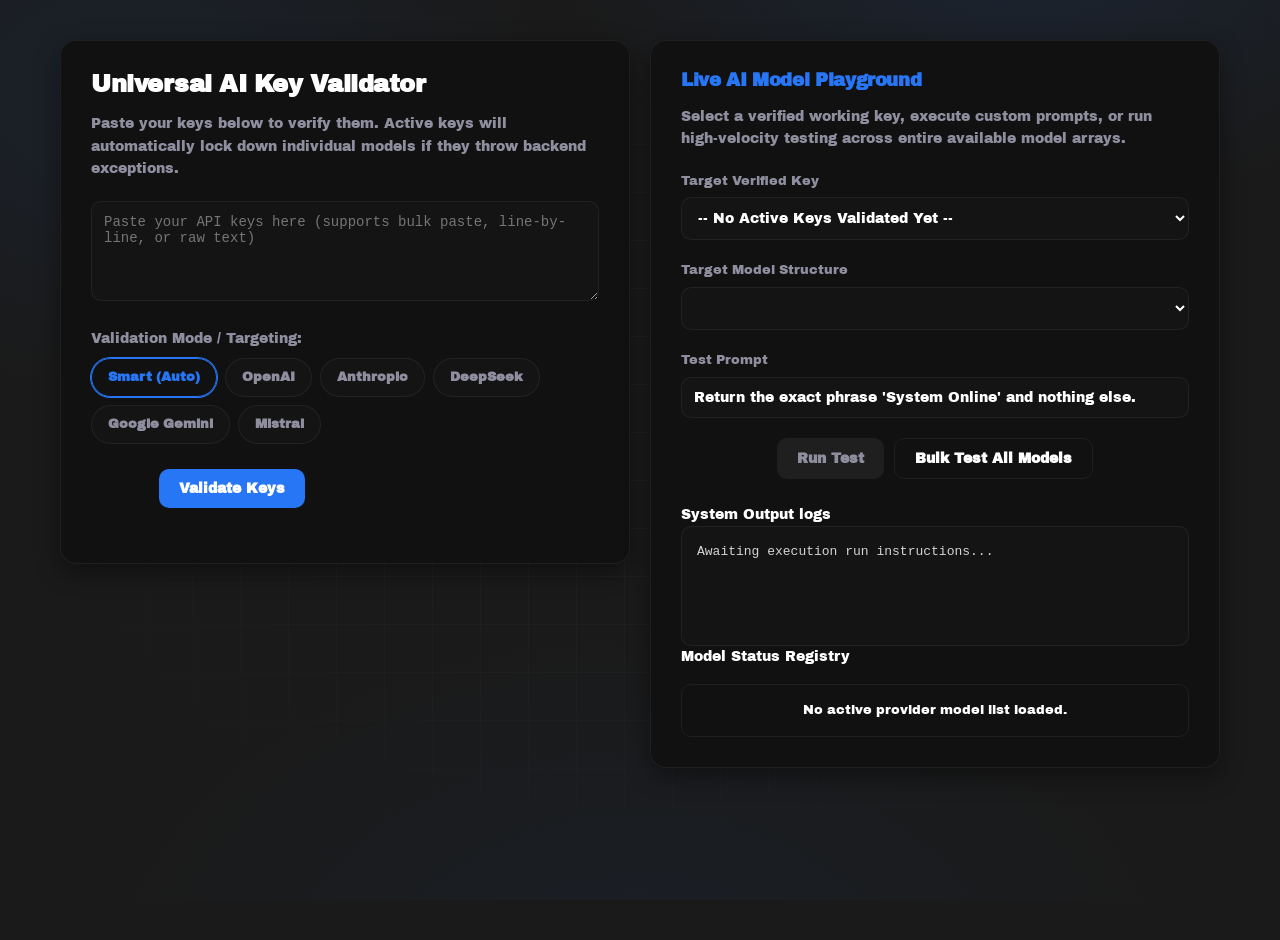
<file: check/index.html>
<!DOCTYPE html>
<html lang="en">
<head>
    <meta charset="UTF-8">
    <meta name="viewport" content="width=device-width, initial-scale=1.0">
    <meta name="description" content="A universal API key validator and live playground for major AI providers. Validate keys, test specific models, or bulk test an entire model suite with auto-locking capabilities." />
    <title>Universal AI Key Validator & Playground</title>
    <link rel="stylesheet" href="../assets/style.css">
</head>
<body>

<div class="layout-grid">
    <div class="container">
        <h2>Universal AI Key Validator</h2>
        <p>Paste your keys below to verify them. Active keys will automatically lock down individual models if they throw backend exceptions.</p>

        <div class="input-group">
            <textarea id="keyInput" placeholder="Paste your API keys here (supports bulk paste, line-by-line, or raw text)"></textarea>
        </div>

        <span class="model-label">Validation Mode / Targeting:</span>
        <div class="selector-container" id="providerSelector">
            <div class="chip active" data-provider="auto">Smart (Auto)</div>
            <div class="chip" data-provider="openai">OpenAI</div>
            <div class="chip" data-provider="anthropic">Anthropic</div>
            <div class="chip" data-provider="deepseek">DeepSeek</div>
            <div class="chip" data-provider="gemini">Google Gemini</div>
            <div class="chip" data-provider="mistral">Mistral</div>
        </div>

        <div class="action-row">
            <button id="startBtn" onclick="processValidation()">Validate Keys</button>
            <div class="stats" id="statsArea" style="visibility: hidden;">
                <div class="stat-item">Total: <span id="statTotal">0</span></div>
                <div class="stat-item stat-valid">Valid: <span id="statValid">0</span></div>
                <div class="stat-item stat-invalid">Invalid: <span id="statInvalid">0</span></div>
            </div>
        </div>

        <table id="resultsTable" style="display: none;">
            <thead>
                <tr>
                    <th>Detected Key</th>
                    <th>Status</th>
                    <th>Diagnostics / Response</th>
                </tr>
            </thead>
            <tbody id="resultsBody"></tbody>
        </table>
    </div>

    <div class="container">
        <h3>Live AI Model Playground</h3>
        <p>Select a verified working key, execute custom prompts, or run high-velocity testing across entire available model arrays.</p>

        <div class="input-group">
            <label for="activeKeySelect">Target Verified Key</label>
            <select id="activeKeySelect" onchange="updateModelDropdown()">
                <option value="">-- No Active Keys Validated Yet --</option>
            </select>
        </div>

        <div class="input-group">
            <label for="modelSelect">Target Model Structure</label>
            <select id="modelSelect"></select>
        </div>

        <div class="input-group">
            <label for="promptInput">Test Prompt</label>
            <input type="text" id="promptInput" value="Return the exact phrase 'System Online' and nothing else.">
        </div>

        <div class="action-row">
            <div class="btn-group">
                <button id="testSingleBtn" onclick="testSingleModel()" disabled>Run Test</button>
                <button id="testBulkBtn" class="secondary" onclick="bulkTestModels()" disabled>Bulk Test All Models</button>
            </div>
        </div>

        <label>System Output logs</label>
        <div class="playground-output" id="playgroundOutput">Awaiting execution run instructions...</div>

        <label style="margin-top: 20px;">Model Status Registry</label>
        <div class="model-grid-list" id="modelGridList">
            <div style="padding: 15px; color: var(--text-muted); font-size: 13px; text-align: center;">No active provider model list loaded.</div>
        </div>
    </div>
</div>

<script>
    let selectedProvider = 'auto';
    let validatedKeysRegistry = []; // Tracks parsed working instances

    // Static mapping of major production model handles
    const PROVIDER_MODELS = {
        openai: ['gpt-4o', 'gpt-4o-mini', 'o1-preview', 'o1-mini', 'gpt-4-turbo'],
        anthropic: ['claude-3-5-sonnet-latest', 'claude-3-5-haiku-latest', 'claude-3-opus-20240229'],
        deepseek: ['deepseek-chat', 'deepseek-coder'],
        gemini: ['gemini-1.5-pro', 'gemini-1.5-flash', 'gemini-2.0-flash-exp'],
        mistral: ['mistral-large-latest', 'open-mixtral-8x22b', 'codestral-latest']
    };

    // Tracks broken individual models per key
    let lockedModelsMap = {}; 

    document.getElementById('providerSelector').addEventListener('click', (e) => {
        if (e.target.classList.contains('chip')) {
            document.querySelectorAll('.chip').forEach(c => c.classList.remove('active'));
            e.target.classList.add('active');
            selectedProvider = e.target.getAttribute('data-provider');
        }
    });

    function detectProvider(key) {
        if (key.startsWith('sk-ant-')) return 'anthropic';
        if (key.startsWith('AIzaSy')) return 'gemini';
        if (key.startsWith('sk-')) {
            // Basic layout optimization heuristics
            if(key.length > 100) return 'openai';
            return 'openai'; 
        }
        return 'unknown';
    }

    function maskKey(key) {
        if (key.length <= 12) return key;
        return `${key.substring(0, 8)}...${key.substring(key.length - 5)}`;
    }

    function extractKeys(text) {
        const regex = /(sk-ant-[a-zA-Z0-9_\-]+|sk-[a-zA-Z0-9_\-]+|AIzaSy[a-zA-Z0-9_\-]+)/g;
        return text.match(regex) || [];
    }

    async function testKeyEndpoint(key, provider) {
        let targetProvider = provider === 'auto' ? detectProvider(key) : provider;
        if (targetProvider === 'unknown') targetProvider = 'openai';

        try {
            if (targetProvider === 'openai') return await checkOpenAI(key);
            if (targetProvider === 'anthropic') return await checkAnthropic(key);
            if (targetProvider === 'deepseek') return await checkDeepSeek(key);
            if (targetProvider === 'gemini') return await checkGemini(key);
            if (targetProvider === 'mistral') return await checkMistral(key);
        } catch (err) {
            return { valid: false, provider: targetProvider, details: 'Network architecture block / CORS failed' };
        }
    }

    /* Standard Core Endpoints */
    async function checkOpenAI(key) {
        const res = await fetch('https://api.openai.com/v1/models', { headers: { 'Authorization': `Bearer ${key}` } });
        if (res.ok) return { valid: true, provider: 'openai', details: 'Authorized' };
        const data = await res.json().catch(() => ({}));
        return { valid: false, provider: 'openai', details: data.error?.message || `HTTP ${res.status}` };
    }

    async function checkAnthropic(key) {
        // Simple message proxy payload test
        const res = await fetch('https://api.anthropic.com/v1/messages', {
            method: 'POST',
            headers: { 'x-api-key': key, 'anthropic-version': '2023-06-01', 'content-type': 'application/json' },
            body: JSON.stringify({ model: 'claude-3-5-haiku-latest', max_tokens: 1, messages: [{role: 'user', content: 'hi'}] })
        });
        if (res.ok || res.status === 400) return { valid: true, provider: 'anthropic', details: 'Authorized Key' };
        return { valid: false, provider: 'anthropic', details: `Status ${res.status}` };
    }

    async function checkDeepSeek(key) {
        const res = await fetch('https://api.deepseek.com/models', { headers: { 'Authorization': `Bearer ${key}` } });
        if (res.ok) return { valid: true, provider: 'deepseek', details: 'Authorized' };
        return { valid: false, provider: 'deepseek', details: `HTTP ${res.status}` };
    }

    async function checkGemini(key) {
        const res = await fetch(`https://generativelanguage.googleapis.com/v1beta/models?key=${key}`);
        if (res.ok) return { valid: true, provider: 'gemini', details: 'Valid Google Key' };
        return { valid: false, provider: 'gemini', details: 'Unauthorized Key' };
    }

    async function checkMistral(key) {
        const res = await fetch('https://api.mistral.ai/v1/models', { headers: { 'Authorization': `Bearer ${key}` } });
        if (res.ok) return { valid: true, provider: 'mistral', details: 'Authorized' };
        return { valid: false, provider: 'mistral', details: `HTTP ${res.status}` };
    }

    // Main bulk execution parsing array loops
    async function processValidation() {
        const rawText = document.getElementById('keyInput').value;
        const keys = [...new Set(extractKeys(rawText))];

        if (keys.length === 0) {
            alert('No structured API key patterns detected inside input area.');
            return;
        }

        const startBtn = document.getElementById('startBtn');
        const resultsTable = document.getElementById('resultsTable');
        const resultsBody = document.getElementById('resultsBody');
        const statsArea = document.getElementById('statsArea');

        startBtn.disabled = true;
        resultsBody.innerHTML = '';
        resultsTable.style.display = 'table';
        statsArea.style.visibility = 'visible';

        document.getElementById('statTotal').innerText = keys.length;
        let validNum = 0; let invalidNum = 0;

        // Reset runtime storage
        validatedKeysRegistry = [];
        lockedModelsMap = {};

        for (let i = 0; i < keys.length; i++) {
            const currentKey = keys[i];
            const provEst = selectedProvider === 'auto' ? detectProvider(currentKey) : selectedProvider;
            
            const row = document.createElement('tr');
            row.innerHTML = `
                <td><span class="key-text">${maskKey(currentKey)}</span><span class="provider-tag">${provEst}</span></td>
                <td><span id="badge-${i}" class="status-badge badge-checking">Testing...</span></td>
                <td id="details-${i}" style="color: var(--text-muted)">Connecting...</td>
            `;
            resultsBody.appendChild(row);

            const result = await testKeyEndpoint(currentKey, selectedProvider);
            const badge = document.getElementById(`badge-${i}`);
            const detailField = document.getElementById(`details-${i}`);

            if (result.valid) {
                badge.innerText = "Valid";
                badge.className = "status-badge badge-valid";
                validNum++;
                document.getElementById('statValid').innerText = validNum;
                
                validatedKeysRegistry.push({ key: currentKey, provider: result.provider });
            } else {
                badge.innerText = "Invalid";
                badge.className = "status-badge badge-invalid";
                invalidNum++;
                document.getElementById('statInvalid').innerText = invalidNum;
            }
            detailField.innerText = `[${result.provider.toUpperCase()}] ${result.details}`;
        }

        startBtn.disabled = false;
        repopulateActiveKeyDropdown();
    }

    /* Playground Engine Systems */
    function repopulateActiveKeyDropdown() {
        const select = document.getElementById('activeKeySelect');
        select.innerHTML = '';

        if(validatedKeysRegistry.length === 0) {
            select.innerHTML = '<option value="">-- No Active Keys Validated Yet --</option>';
            document.getElementById('testSingleBtn').disabled = true;
            document.getElementById('testBulkBtn').disabled = true;
            return;
        }

        validatedKeysRegistry.forEach((item, index) => {
            const opt = document.createElement('option');
            opt.value = index;
            opt.innerText = `${maskKey(item.key)} (${item.provider.toUpperCase()})`;
            select.appendChild(opt);
        });

        document.getElementById('testSingleBtn').disabled = false;
        document.getElementById('testBulkBtn').disabled = false;
        updateModelDropdown();
    }

    function updateModelDropdown() {
        const selectIdx = document.getElementById('activeKeySelect').value;
        const modelSelect = document.getElementById('modelSelect');
        modelSelect.innerHTML = '';

        if(selectIdx === "") return;
        const activeItem = validatedKeysRegistry[selectIdx];
        const models = PROVIDER_MODELS[activeItem.provider] || [];

        models.forEach(model => {
            const opt = document.createElement('option');
            opt.value = model;
            opt.innerText = model;
            modelSelect.appendChild(opt);
        });

        renderModelStatusGrid(activeItem.key, activeItem.provider);
    }

    function renderModelStatusGrid(key, provider) {
        const container = document.getElementById('modelGridList');
        container.innerHTML = '';
        const models = PROVIDER_MODELS[provider] || [];

        if(!lockedModelsMap[key]) lockedModelsMap[key] = [];

        models.forEach(model => {
            const isLocked = lockedModelsMap[key].includes(model);
            const row = document.createElement('div');
            row.className = `model-row ${isLocked ? 'locked' : ''}`;
            row.innerHTML = `
                <span style="font-family: monospace;">${model}</span>
                <span class="status-badge ${isLocked ? 'badge-locked' : 'badge-valid'}">${isLocked ? 'Locked (Failing)' : 'Available'}</span>
            `;
            container.appendChild(row);
        });
    }

    // Mock/Live actual API payload call handler
    async function executeModelCall(key, provider, model, prompt) {
        try {
            if (provider === 'openai') {
                const res = await fetch('https://api.openai.com/v1/chat/completions', {
                    method: 'POST',
                    headers: { 'Authorization': `Bearer ${key}`, 'Content-Type': 'application/json' },
                    body: JSON.stringify({ model: model, messages: [{role: 'user', content: prompt}], max_tokens: 50 })
                });
                if(!res.ok) throw new Error(`HTTP Error ${res.status}`);
                const data = await res.json();
                return { success: true, response: data.choices[0].message.content };
            }
            
            if (provider === 'anthropic') {
                const res = await fetch('https://api.anthropic.com/v1/messages', {
                    method: 'POST',
                    headers: { 'x-api-key': key, 'anthropic-version': '2023-06-01', 'content-type': 'application/json' },
                    body: JSON.stringify({ model: model, max_tokens: 50, messages: [{role: 'user', content: prompt}] })
                });
                if(!res.ok) throw new Error(`HTTP Error ${res.status}`);
                const data = await res.json();
                return { success: true, response: data.content[0].text };
            }

            if (provider === 'deepseek') {
                const res = await fetch('https://api.deepseek.com/chat/completions', {
                    method: 'POST',
                    headers: { 'Authorization': `Bearer ${key}`, 'Content-Type': 'application/json' },
                    body: JSON.stringify({ model: model, messages: [{role: 'user', content: prompt}], max_tokens: 50 })
                });
                if(!res.ok) throw new Error(`HTTP Error ${res.status}`);
                const data = await res.json();
                return { success: true, response: data.choices[0].message.content };
            }

            if (provider === 'gemini') {
                const res = await fetch(`https://generativelanguage.googleapis.com/v1beta/models/${model}:generateContent?key=${key}`, {
                    method: 'POST',
                    headers: { 'Content-Type': 'application/json' },
                    body: JSON.stringify({ contents: [{ parts: [{ text: prompt }] }] })
                });
                if(!res.ok) throw new Error(`HTTP Error ${res.status}`);
                const data = await res.json();
                return { success: true, response: data.candidates[0].content.parts[0].text };
            }

            if (provider === 'mistral') {
                const res = await fetch('https://api.mistral.ai/v1/chat/completions', {
                    method: 'POST',
                    headers: { 'Authorization': `Bearer ${key}`, 'Content-Type': 'application/json' },
                    body: JSON.stringify({ model: model, messages: [{role: 'user', content: prompt}], max_tokens: 50 })
                });
                if(!res.ok) throw new Error(`HTTP Error ${res.status}`);
                const data = await res.json();
                return { success: true, response: data.choices[0].message.content };
            }
        } catch(e) {
            return { success: false, response: e.message };
        }
    }

    async function testSingleModel() {
        const selectIdx = document.getElementById('activeKeySelect').value;
        if(selectIdx === "") return;

        const activeItem = validatedKeysRegistry[selectIdx];
        const targetModel = document.getElementById('modelSelect').value;
        const prompt = document.getElementById('promptInput').value;
        const outputBox = document.getElementById('playgroundOutput');

        outputBox.innerText = `Dispatching dynamic request to [${targetModel}]...`;

        const outcome = await executeModelCall(activeItem.key, activeItem.provider, targetModel, prompt);
        
        if(outcome.success) {
            outputBox.innerText = `[SUCCESS - ${targetModel}]:\n${outcome.response}`;
        } else {
            outputBox.innerText = `[FAILED - Locking Model]: ${outcome.response}`;
            if(!lockedModelsMap[activeItem.key].includes(targetModel)) {
                lockedModelsMap[activeItem.key].push(targetModel);
            }
            renderModelStatusGrid(activeItem.key, activeItem.provider);
        }
    }

    async function bulkTestModels() {
        const selectIdx = document.getElementById('activeKeySelect').value;
        if(selectIdx === "") return;

        const activeItem = validatedKeysRegistry[selectIdx];
        const models = PROVIDER_MODELS[activeItem.provider] || [];
        const prompt = document.getElementById('promptInput').value;
        const outputBox = document.getElementById('playgroundOutput');

        outputBox.innerText = "Beginning processing pipeline run loop across full engine array...\n";

        for(let m of models) {
            outputBox.innerText += `\nTesting deployment payload: ${m}...`;
            const outcome = await executeModelCall(activeItem.key, activeItem.provider, m, prompt);
            
            if(outcome.success) {
                outputBox.innerText += ` OK.`;
            } else {
                outputBox.innerText += ` FAILED (${outcome.response}). Locking.`;
                if(!lockedModelsMap[activeItem.key].includes(m)) {
                    lockedModelsMap[activeItem.key].push(m);
                }
            }
            renderModelStatusGrid(activeItem.key, activeItem.provider);
        }
        outputBox.innerText += `\n\n[Pipeline Complete] Checked all registered vectors.`;
    }
</script>

</body>
</html>
</file>
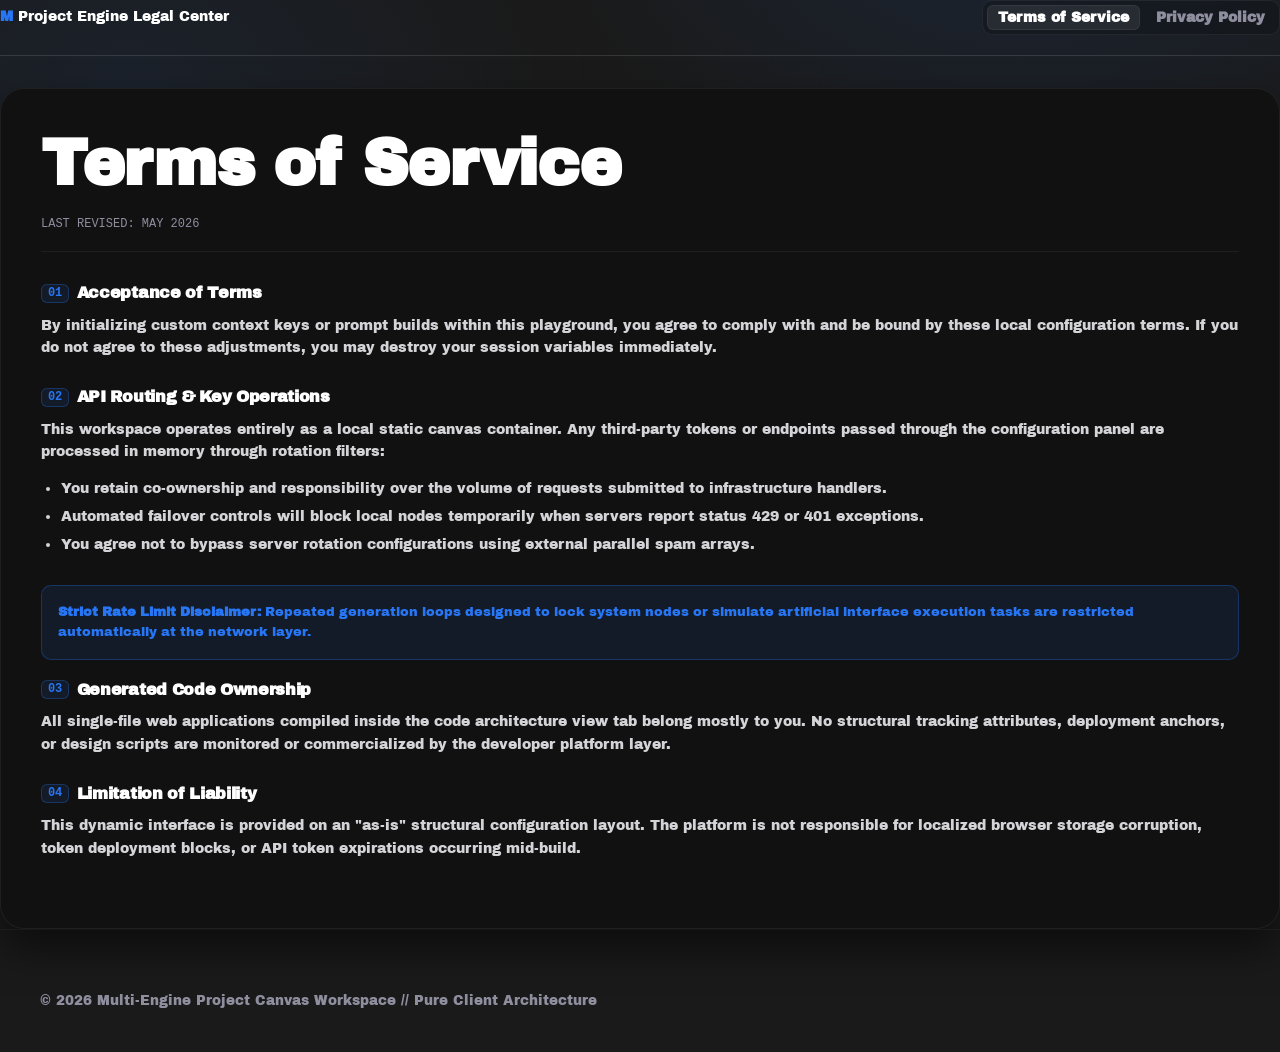
<file: legal/index.html>
<!DOCTYPE html>
<html lang="en">
<head>
<meta charset="UTF-8" />
<meta name="viewport" content="width=device-width, initial-scale=1.0" />
<meta name="apple-mobile-web-app-capable" content="yes" />
<meta name="apple-mobile-web-app-status-bar-style" content="black-translucent" />
<meta name="theme-color" content="#06060a" />
<title>Terms of Service & Privacy Policy | Nexus Web AI builder</title>
<meta name="description" content="A compelling, high-converting sentence explaining exactly what value your site provides to visitors. Click to explore our solutions.">
<meta name="robots" content="index, follow">
<meta property="og:site_name" content="BrandName Studio">
<meta property="og:type" content="website">

<meta property="og:url" content="https://nexus.owenlee.xyz/">

<meta property="og:title" content="Transform Your Workflow with Nexus Web AI Studio">

<meta property="og:description" content="Discover the tools and framework configurations built to optimize efficiency and upgrade interface scalability.">

<meta property="og:image" content="https://nexus.owenlee.xyz/assets/logo.png">
<meta property="og:image:type" content="image/png">
<meta property="og:image:width" content="1200">
<meta property="og:image:height" content="630">
<meta property="og:image:alt" content="A sleek visual preview showcase of the Nexus Web AI software dashboard interface.">
<link rel="icon" href="assets/logo.png" />
<meta name="description" content="Nexus Web AI builder lets you build modern websites and apps by chatting with AI. Login, deploy, and ship faster." />
<link rel="preconnect" href="https://fonts.googleapis.com">
<link rel="preconnect" href="https://fonts.gstatic.com" crossorigin>
<link href="https://fonts.googleapis.com/css2?family=Archivo+Black&display=swap" rel="stylesheet">
<link rel="stylesheet" href="../assets/style.css">
<!-- Google tag (gtag.js) -->
<script async src="https://www.googletagmanager.com/gtag/js?id=G-TFZPC07B0B"></script>
<script>
  window.dataLayer = window.dataLayer || [];
  function gtag(){dataLayer.push(arguments);}
  gtag('js', new Date());

  gtag('config', 'G-TFZPC07B0B');
</script>
</head>
<body>

<header>
  <div class="brand-group">
    <div class="app-title">
      <span style="font-weight:800;color:var(--accent)">M</span> Project Engine Legal Center
    </div>
  </div>
  <div class="nav-tabs">
    <button class="tab-btn active" id="btnTerms" onclick="switchView('terms')">Terms of Service</button>
    <button class="tab-btn" id="btnPrivacy" onclick="switchView('privacy')">Privacy Policy</button>
  </div>
</header>

<main>
  <div id="termsPanel" class="legal-box active">
    <h1>Terms of Service</h1>
    <div class="last-updated">LAST REVISED: MAY 2026</div>

    <section>
      <h2><span>01</span> Acceptance of Terms</h2>
      <p>By initializing custom context keys or prompt builds within this playground, you agree to comply with and be bound by these local configuration terms. If you do not agree to these adjustments, you may destroy your session variables immediately.</p>
    </section>

    <section>
      <h2><span>02</span> API Routing & Key Operations</h2>
      <p>This workspace operates entirely as a local static canvas container. Any third-party tokens or endpoints passed through the configuration panel are processed in memory through rotation filters:</p>
      <ul>
        <li>You retain co-ownership and responsibility over the volume of requests submitted to infrastructure handlers.</li>
        <li>Automated failover controls will block local nodes temporarily when servers report status 429 or 401 exceptions.</li>
        <li>You agree not to bypass server rotation configurations using external parallel spam arrays.</li>
      </ul>
    </section>

    <div class="highlight-panel">
      <p><strong>Strict Rate Limit Disclaimer:</strong> Repeated generation loops designed to lock system nodes or simulate artificial interface execution tasks are restricted automatically at the network layer.</p>
    </div>

    <section>
      <h2><span>03</span> Generated Code Ownership</h2>
      <p>All single-file web applications compiled inside the code architecture view tab belong mostly to you. No structural tracking attributes, deployment anchors, or design scripts are monitored or commercialized by the developer platform layer.</p>
    </section>

    <section>
      <h2><span>04</span> Limitation of Liability</h2>
      <p>This dynamic interface is provided on an "as-is" structural configuration layout. The platform is not responsible for localized browser storage corruption, token deployment blocks, or API token expirations occurring mid-build.</p>
    </section>
  </div>

  <div id="privacyPanel" class="legal-box">
    <h1>Privacy Policy</h1>
    <div class="last-updated">LAST REVISED: MAY 2026</div>

    <section>
      <h2><span>01</span> Local-First Architecture</h2>
      <p>Your workspace data safety is built directly into our layout framework. We do not maintain offsite centralized databases, identity tracking matrices, or dynamic behavioral tracking engines.</p>
    </section>

    <section>
      <h2><span>02</span> LocalStorage Memory Scope</h2>
      <p>The application stores state objects directly within your local hardware browser environment. This scope includes:</p>
      <ul>
        <li>API Key configurations, string fragments, and custom fallback server labels.</li>
        <li>Active provider targets and selected model indices.</li>
        <li>Your last 4 saved project layouts, prompt targets, and generated HTML builds.</li>
      </ul>
      <p>Executing a <code>localStorage.clear();</code> call inside your browser console instantly wipes all traces of this telemetry data forever.</p>
    </section>

    <div class="highlight-panel">
      <p><strong>Token Security Check:</strong> Your secret tokens (`ghp_` and `gsk_` parameters) are only dispatched across CORS proxies to hit official model validation paths. They are never transmitted back to an unverified storage pipeline.</p>
    </div>

    <section>
      <h2><span>03</span> Third-Party Data Transmission</h2>
      <p>When running prompt modifications, content text blocks are sent directly to the routing targets selected in your dropdown menu (GitHub Models or Groq Cloud). This processing is bound directly by the operational policies of those external services.</p>
    </section>

    <section>
      <h2><span>04</span> Changes to This Policy</h2>
      <p>We reserve the right to modify this interface structure to add security features. Updates will follow code architecture structural builds and will automatically reset localized caches when critical layout blocks alter.</p>
    </section>
  </div>
</main>

<footer>
  &copy; 2026 Multi-Engine Project Canvas Workspace // Pure Client Architecture
</footer>

<script>
  function switchView(target) {
    const btnTerms = document.getElementById('btnTerms');
    const btnPrivacy = document.getElementById('btnPrivacy');
    const panelTerms = document.getElementById('termsPanel');
    const panelPrivacy = document.getElementById('privacyPanel');

    if (target === 'terms') {
      btnTerms.classList.add('active');
      btnPrivacy.classList.remove('active');
      panelTerms.classList.add('active');
      panelPrivacy.classList.remove('active');
    } else {
      btnPrivacy.classList.add('active');
      btnTerms.classList.remove('active');
      panelPrivacy.classList.add('active');
      panelTerms.classList.remove('active');
    }
  }
</script>
</body>
</html>
</file>
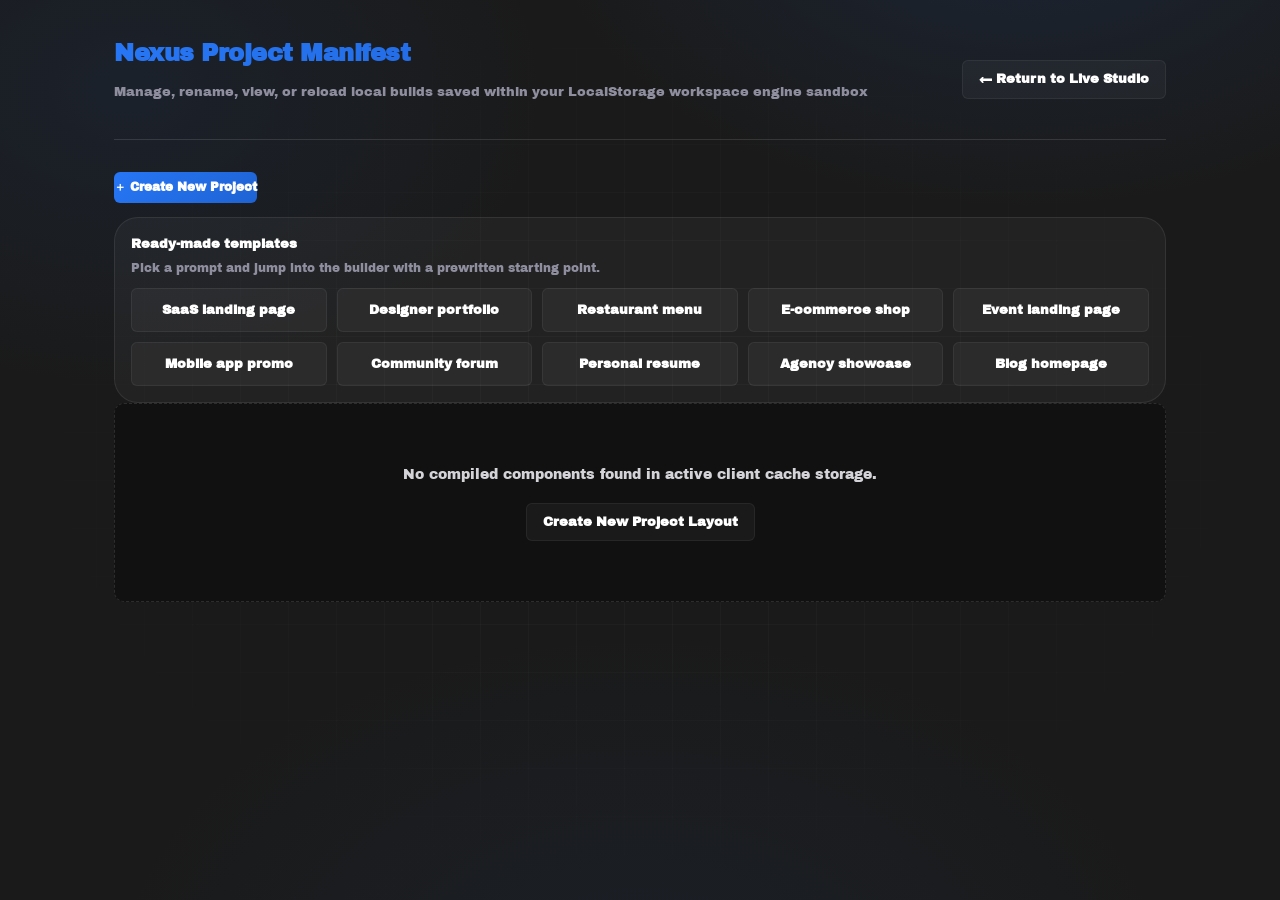
<file: projects/index.html>
<!DOCTYPE html>
<html lang="en">
<head>
<meta charset="UTF-8">
<meta name="viewport" content="width=device-width, initial-scale=1.0">
<meta name="apple-mobile-web-app-capable" content="yes" />
<meta name="apple-mobile-web-app-status-bar-style" content="black-translucent" />
<meta name="theme-color" content="#06060a" />
<title>Your Projects | Manage Saved AI Workspaces</title>
<meta name="description" content="A compelling, high-converting sentence explaining exactly what value your site provides to visitors. Click to explore our solutions.">
<meta name="robots" content="index, follow">
<meta property="og:site_name" content="BrandName Studio">
<meta property="og:type" content="website">

<meta property="og:url" content="https://nexus.owenlee.xyz/">

<meta property="og:title" content="Transform Your Workflow with Nexus Web AI Studio">

<meta property="og:description" content="Discover the tools and framework configurations built to optimize efficiency and upgrade interface scalability.">

<meta property="og:image" content="https://nexus.owenlee.xyz/assets/logo.png">
<meta property="og:image:type" content="image/png">
<meta property="og:image:width" content="1200">
<meta property="og:image:height" content="630">
<meta property="og:image:alt" content="A sleek visual preview showcase of the Nexus Web AI software dashboard interface.">
<link rel="icon" href="assets/logo.png" />
<meta name="description" content="Nexus Web AI builder lets you build modern websites and apps by chatting with AI. Login, deploy, and ship faster." />
<link rel="preconnect" href="https://fonts.googleapis.com">
<link rel="preconnect" href="https://fonts.gstatic.com" crossorigin>
<link href="https://fonts.googleapis.com/css2?family=Archivo+Black&display=swap" rel="stylesheet">
<link rel="stylesheet" href="../assets/style.css">
<!-- Google tag (gtag.js) -->
<script async src="https://www.googletagmanager.com/gtag/js?id=G-TFZPC07B0B"></script>
<script>
  window.dataLayer = window.dataLayer || [];
  function gtag(){dataLayer.push(arguments);}
  gtag('js', new Date());

  gtag('config', 'G-TFZPC07B0B');
</script>
</head>
<body>

<div class="dashboard-wrapper">
  <header>
    <div class="title-section">
      <h1>Nexus Project Manifest</h1>
      <p>Manage, rename, view, or reload local builds saved within your LocalStorage workspace engine sandbox</p>
    </div>
    <a href="../app/" class="back-btn">
      &larr; Return to Live Studio
    </a>
  </header>

  <div class="projects-tools">
    <button class="action-trigger open-type" onclick="createNewProject()" style="flex:none;">＋ Create New Project</button>
    <div class="template-panel">
      <div class="template-header">
        <strong>Ready-made templates</strong>
        <span>Pick a prompt and jump into the builder with a prewritten starting point.</span>
      </div>
      <div id="templateButtons" class="template-buttons"></div>
    </div>
  </div>

  <div class="projects-grid" id="manifestGridContainer">
  </div>
</div>

<script>
  const TEMPLATE_PROMPTS = [
    { label: 'SaaS landing page', prompt: 'Generate a modern SaaS landing page for an AI productivity platform with hero section, features, testimonials, and pricing.' },
    { label: 'Designer portfolio', prompt: 'Create a stylish portfolio site for a graphic designer with project showcase, about section, and contact CTA.' },
    { label: 'Restaurant menu', prompt: 'Build a responsive restaurant website with menu highlights, reservation section, and location details.' },
    { label: 'E-commerce shop', prompt: 'Design an e-commerce storefront for handmade goods with featured products, categories, and checkout CTA.' },
    { label: 'Event landing page', prompt: 'Craft an event landing page for a conference with schedule, speakers, registration form, and sponsors.' },
    { label: 'Mobile app promo', prompt: 'Generate a landing page for a mobile app with app features, screenshots, and download buttons.' },
    { label: 'Community forum', prompt: 'Create a community hub page with discussion previews, user onboarding, and community rules.' },
    { label: 'Personal resume', prompt: 'Build a clean personal resume website with bio, experience timeline, and contact links.' },
    { label: 'Agency showcase', prompt: 'Design an agency showcase page with services, case studies, team, and contact CTA.' },
    { label: 'Blog homepage', prompt: 'Create a blog homepage layout with featured posts, categories, and newsletter signup.' }
  ];

  function getProjectsManifest() {
    const raw = JSON.parse(localStorage.getItem('nexus_projects_manifest') || '[]');
    return raw.map(project => {
      if (project && project.sourceCode && !Array.isArray(project.versions)) {
        return {
          id: project.id || `proj_${Date.now()}`,
          name: project.name || "Generated Project Layout",
          versions: [{
            versionId: `ver_${Date.now()}`,
            label: "Version 1",
            timestamp: project.timestamp || new Date().toLocaleString(),
            prompt: project.prompt || "Legacy imported project",
            sourceCode: project.sourceCode
          }]
        };
      }
      return project;
    });
  }

  function renderTemplateButtons() {
    const container = document.getElementById('templateButtons');
    if (!container) return;
    container.innerHTML = '';
    TEMPLATE_PROMPTS.forEach((template) => {
      const button = document.createElement('button');
      button.type = 'button';
      button.className = 'action-trigger edit-type';
      button.textContent = template.label;
      button.addEventListener('click', () => openBuilderWithTemplate(template.prompt));
      container.appendChild(button);
    });
  }

  function openBuilderWithTemplate(promptText) {
    const encoded = encodeURIComponent(promptText);
    window.location.href = `../app/?prompt=${encoded}`;
  }

  function createNewProject() {
    localStorage.removeItem('nexus_current_active_project_id');
    localStorage.removeItem('nexus_current_active_version_id');
    localStorage.removeItem('nexus_current_active_prompt');
    localStorage.removeItem('nexus_current_active_title');
    localStorage.removeItem('nexus_current_active_code');
    window.location.href = '../app/?new=1';
  }

  function renderStoredProjectsManifest() {
    const container = document.getElementById('manifestGridContainer');
    const projectsList = getProjectsManifest();

    if (projectsList.length === 0) {
      container.innerHTML = `
        <div class="empty-state">
          <p>No compiled components found in active client cache storage.</p>
          <a href="../app/" class="back-btn" style="display:inline-flex;">Create New Project Layout</a>
        </div>`;
      return;
    }

    container.innerHTML = '';
    projectsList.forEach((project) => {
      const cardElement = document.createElement('div');
      cardElement.className = 'project-card fade-in';
      cardElement.id = `card_${project.id}`;
      const versions = Array.isArray(project.versions) ? project.versions : [];
      const selectedVersion = versions[0] || {};
      const versionOptions = versions.map(version => `
            <option value="${version.versionId}">${escapeHtmlSymbols(version.label)} — ${escapeHtmlSymbols(version.timestamp)}</option>
          `).join('');

      cardElement.innerHTML = `
        <div class="project-details" id="details_box_${project.id}">
          <h3 id="title_Display_${project.id}">${escapeHtmlSymbols(project.name)}</h3>
          <span class="meta-time">Last updated: ${selectedVersion.timestamp || 'Unknown'}</span>
          <div style="margin-top: 14px; display: flex; gap: 10px; align-items: center; flex-wrap: wrap;">
            <label for="versionSelect_${project.id}" style="font-size:11px; color:#8e8e9f; letter-spacing:0.08em; text-transform:uppercase;">Version</label>
            <select id="versionSelect_${project.id}" class="styled-select" style="flex:1; min-width: 160px;">
              ${versionOptions}
            </select>
          </div>
        </div>
        <div class="card-actions" id="actions_box_${project.id}">
          <button class="action-trigger open-type" onclick="loadProjectWorkspace('${project.id}')">View</button>
          <button class="action-trigger edit-type" onclick="initiateInlineRename('${project.id}')">Rename</button>
          <button class="action-trigger delete-type" onclick="initiateInlineDelete('${project.id}')">Delete</button>
        </div>
      `;
      container.appendChild(cardElement);
    });
  }

  window.loadProjectWorkspace = (projectId) => {
    const list = getProjectsManifest();
    const project = list.find(p => p.id === projectId);
    if (!project || !Array.isArray(project.versions) || project.versions.length === 0) return;

    const versionSelector = document.getElementById(`versionSelect_${projectId}`);
    const selectedVersionId = versionSelector ? versionSelector.value : project.versions[0].versionId;
    const selectedVersion = project.versions.find(v => v.versionId === selectedVersionId) || project.versions[0];

    localStorage.setItem('nexus_current_active_code', selectedVersion.sourceCode);
    localStorage.setItem('nexus_current_active_title', project.name);
    localStorage.setItem('nexus_current_active_project_id', project.id);
    localStorage.setItem('nexus_current_active_version_id', selectedVersion.versionId);
    localStorage.setItem('nexus_current_active_prompt', selectedVersion.prompt || "");
    localStorage.setItem('nexus_current_active_attachments', JSON.stringify(selectedVersion.attachments || []));
    window.location.href = '../app/';
  };

  // Inline Replacement for Prompt popup
  window.initiateInlineRename = (projectId) => {
    const list = JSON.parse(localStorage.getItem('nexus_projects_manifest') || '[]');
    const project = list.find(p => p.id === projectId);
    if (!project) return;

    const detailsBox = document.getElementById(`details_box_${projectId}`);
    const actionsBox = document.getElementById(`actions_box_${projectId}`);

    // Replace text view with input element
    detailsBox.innerHTML = `
      <input type="text" class="rename-input" id="input_${projectId}" value="${escapeHtmlSymbols(project.name)}" />
      <span class="meta-time">Compiled: ${project.timestamp}</span>
    `;

    // Swap standard action triggers with inline confirm panel
    actionsBox.innerHTML = `
      <button class="action-trigger open-type" onclick="saveInlineRename('${projectId}')">Save</button>
      <button class="action-trigger edit-type" onclick="renderStoredProjectsManifest()">Cancel</button>
    `;

    const inputField = document.getElementById(`input_${projectId}`);
    inputField.focus();
    inputField.select();
    
    // Allow pressing Enter key to save change directly
    inputField.addEventListener('keydown', (e) => {
      if (e.key === 'Enter') saveInlineRename(projectId);
      if (e.key === 'Escape') renderStoredProjectsManifest();
    });
  };

  window.saveInlineRename = (projectId) => {
    const inputField = document.getElementById(`input_${projectId}`);
    if (!inputField) return;
    
    const newTitleValue = inputField.value.trim();
    if (newTitleValue) {
      let list = JSON.parse(localStorage.getItem('nexus_projects_manifest') || '[]');
      const index = list.findIndex(p => p.id === projectId);
      if (index !== -1) {
        list[index].name = newTitleValue;
        localStorage.setItem('nexus_projects_manifest', JSON.stringify(list));
      }
    }
    renderStoredProjectsManifest();
  };

  // Inline Replacement for Confirm alert popup
  window.initiateInlineDelete = (projectId) => {
    const actionsBox = document.getElementById(`actions_box_${projectId}`);
    if (!actionsBox) return;

    // Changes the button row directly to a double-checking state
    actionsBox.innerHTML = `
      <span style="font-size:11px; color:#f87171; display:flex; align-items:center; font-weight:600;">Confirm Purge?</span>
      <button class="action-trigger delete-type" style="padding: 4px 8px; flex:none;" onclick="executeProjectPurge('${projectId}')">Yes, Delete</button>
      <button class="action-trigger edit-type" style="padding: 4px 8px; flex:none;" onclick="renderStoredProjectsManifest()">No</button>
    `;
  };

  window.executeProjectPurge = (projectId) => {
    let list = getProjectsManifest();
    const filtered = list.filter(p => p.id !== projectId);
    localStorage.setItem('nexus_projects_manifest', JSON.stringify(filtered));
    
    const activeProjectId = localStorage.getItem('nexus_current_active_project_id');
    if (activeProjectId === projectId) {
      localStorage.removeItem('nexus_current_active_code');
      localStorage.removeItem('nexus_current_active_title');
      localStorage.removeItem('nexus_current_active_project_id');
      localStorage.removeItem('nexus_current_active_version_id');
      localStorage.removeItem('nexus_current_active_prompt');
    }

    renderStoredProjectsManifest();
  };

  function escapeHtmlSymbols(rawText) {
    return rawText
      .replace(/&/g, "&amp;")
      .replace(/</g, "&lt;")
      .replace(/>/g, "&gt;")
      .replace(/"/g, "&quot;")
      .replace(/'/g, "&#039;");
  }

  document.addEventListener('DOMContentLoaded', () => {
    renderTemplateButtons();
    renderStoredProjectsManifest();
  });
</script>
</body>
</html>
</file>
<file: assets/style.css>
/* ============================================
   NEXUS WEB - Centralized Stylesheet
   Color Scheme: #2776F5 (main), #1A1A1A (bg), white (text)
   Font: Archivo Black
   ============================================ */

/* GOOGLE FONTS - Archivo Black */
@import url('https://fonts.googleapis.com/css2?family=Archivo+Black&display=swap');

/* CSS VARIABLES */
:root {
  /* Primary Colors */
  --bg: #1A1A1A;
  --bg-dark: #141414;
  --bg-sidebar: #111111;
  --surface: rgba(255, 255, 255, 0.04);
  --surface-hover: rgba(255, 255, 255, 0.08);
  
  /* Border Colors */
  --border: rgba(255, 255, 255, 0.06);
  --border-strong: rgba(255, 255, 255, 0.12);
  --border-accent: rgba(39, 118, 245, 0.3);
  
  /* Text Colors */
  --text: #ffffff;
  --text-secondary: #d4d4d8;
  --muted: #8e8e9f;
  
  /* Accent Colors */
  --accent: #2776F5;
  --accent-hover: #1e63d4;
  --accent-light: rgba(39, 118, 245, 0.1);
  --accent-glow: rgba(39, 118, 245, 0.15);
  --accent-gradient: linear-gradient(135deg, #2776F5 0%, #1e63d4 100%);
  
  /* Status Colors */
  --success: #22c55e;
  --error: #ef4444;
  --warning: #f59e0b;
  
  /* Effects */
  --glow: 0 0 60px rgba(39, 118, 245, 0.15);
  --shadow-sm: 0 2px 8px rgba(0, 0, 0, 0.3);
  --shadow-md: 0 8px 24px rgba(0, 0, 0, 0.4);
  --shadow-lg: 0 20px 40px rgba(0, 0, 0, 0.5);
  
  /* Typography */
  --font-primary: 'Archivo Black', sans-serif;
  --font-size-xs: 10px;
  --font-size-sm: 12px;
  --font-size-base: 14px;
  --font-size-md: 16px;
  --font-size-lg: 18px;
  --font-size-xl: 24px;
  --font-size-2xl: 32px;
  --font-size-3xl: 48px;
  --font-size-4xl: 64px;
  
  /* Spacing */
  --radius-sm: 6px;
  --radius: 10px;
  --radius-lg: 16px;
  --radius-xl: 24px;
  
  /* Transitions */
  --transition-fast: 0.2s ease;
  --transition-normal: 0.3s ease;
  --transition-slow: 0.5s ease;
}

/* RESET & BASE */
*, *::before, *::after {
  box-sizing: border-box;
  margin: 0;
  padding: 0;
}

html {
  scroll-behavior: smooth;
  -webkit-font-smoothing: antialiased;
  -moz-osx-font-smoothing: grayscale;
}

body {
  background-color: var(--bg);
  color: var(--text);
  font-family: var(--font-primary);
  font-size: var(--font-size-base);
  line-height: 1.6;
  min-height: 100vh;
  overflow-x: hidden;
}

/* AMBIENT BACKGROUND */
body::before {
  content: "";
  position: fixed;
  inset: 0;
  z-index: -2;
  background:
    radial-gradient(800px 500px at 80% -10%, rgba(39, 118, 245, 0.12), transparent 60%),
    radial-gradient(700px 500px at 10% 10%, rgba(39, 118, 245, 0.08), transparent 60%),
    radial-gradient(900px 600px at 50% 110%, rgba(39, 118, 245, 0.06), transparent 60%),
    var(--bg);
}

body::after {
  content: "";
  position: fixed;
  inset: 0;
  z-index: -1;
  pointer-events: none;
  background-image:
    linear-gradient(rgba(255, 255, 255, 0.025) 1px, transparent 1px),
    linear-gradient(90deg, rgba(255, 255, 255, 0.025) 1px, transparent 1px);
  background-size: 48px 48px;
  mask-image: radial-gradient(ellipse at center, black 30%, transparent 75%);
}

/* TYPOGRAPHY */
h1, h2, h3, h4, h5, h6 {
  font-family: var(--font-primary);
  font-weight: 900;
  line-height: 1.1;
  letter-spacing: -0.02em;
  margin-bottom: 16px;
}

h1 { font-size: clamp(36px, 5vw, 64px); }
h2 { font-size: clamp(28px, 4vw, 48px); }
h3 { font-size: clamp(20px, 3vw, 32px); }
h4 { font-size: clamp(18px, 2.5vw, 24px); }
h5 { font-size: clamp(16px, 2vw, 20px); }
h6 { font-size: clamp(14px, 1.5vw, 18px); }

p {
  color: var(--text-secondary);
  margin-bottom: 16px;
}

a {
  color: inherit;
  text-decoration: none;
  transition: color var(--transition-fast);
}

a:hover {
  color: var(--accent);
}

/* NAVIGATION */
nav {
  position: fixed;
  top: 0;
  left: 0;
  right: 0;
  z-index: 50;
  display: flex;
  align-items: center;
  justify-content: space-between;
  padding: 18px 40px;
  backdrop-filter: blur(20px) saturate(160%);
  background: rgba(26, 26, 26, 0.8);
  border-bottom: 1px solid var(--border);
}

.logo {
  display: flex;
  align-items: center;
  gap: 10px;
  font-weight: 700;
  font-size: 17px;
  letter-spacing: -0.01em;
}

.logo-mark {
  width: 48px;
  height: 31px;
  border-radius: 11px;
  display: grid;
  place-items: center;
  color: var(--bg);
  font-weight: 900;
  font-size: 14px;
  background: var(--accent-gradient);
}

.nav-links {
  display: flex;
  gap: 32px;
  font-size: 14px;
  color: var(--muted);
}

.nav-links a {
  transition: color var(--transition-fast);
}

.nav-links a:hover {
  color: var(--text);
}

.nav-cta {
  display: flex;
  gap: 10px;
  align-items: center;
}

/* BUTTONS */
.btn {
  display: inline-flex;
  align-items: center;
  justify-content: center;
  gap: 8px;
  padding: 10px 18px;
  border-radius: var(--radius);
  font-size: 14px;
  font-weight: 600;
  font-family: var(--font-primary);
  transition: all var(--transition-fast);
  cursor: pointer;
  border: none;
  text-decoration: none;
}

.btn:active {
  transform: scale(0.97);
}

.btn-ghost {
  color: var(--muted);
  background: transparent;
}

.btn-ghost:hover {
  color: var(--text);
  background: var(--surface);
}

.btn-outline {
  border: 1px solid var(--border-strong);
  color: var(--text);
  background: transparent;
}

.btn-outline:hover {
  background: var(--surface-hover);
  border-color: var(--accent);
  color: var(--text);
}

.btn-primary {
  background: var(--accent-gradient);
  color: #ffffff;
  font-weight: 700;
  box-shadow: 0 8px 30px rgba(39, 118, 245, 0.3);
}

.btn-primary:hover {
  transform: translateY(-1px);
  box-shadow: 0 12px 40px rgba(39, 118, 245, 0.4);
}

.btn-lg {
  padding: 14px 24px;
  font-size: 15px;
  border-radius: var(--radius-lg);
}

/* HERO SECTION */
.hero {
  min-height: 100vh;
  display: flex;
  flex-direction: column;
  align-items: center;
  justify-content: center;
  text-align: center;
  padding: 140px 24px 80px;
  position: relative;
}

.eyebrow {
  display: inline-flex;
  align-items: center;
  gap: 8px;
  padding: 6px 14px;
  border: 1px solid var(--border-strong);
  border-radius: 999px;
  font-size: 12.5px;
  color: var(--muted);
  margin-bottom: 28px;
  background: var(--surface);
  backdrop-filter: blur(10px);
}

.eyebrow .dot {
  width: 6px;
  height: 6px;
  border-radius: 50%;
  background: var(--accent);
  box-shadow: 0 0 10px var(--accent);
}

.hero h1 {
  max-width: 1040px;
  margin-bottom: 24px;
  padding: 0 8px;
}

.hero h1 .serif {
  color: var(--accent);
  display: inline-block;
}

.sub {
  color: var(--muted);
  font-size: clamp(16px, 1.6vw, 19px);
  max-width: 600px;
  line-height: 1.55;
  margin-bottom: 40px;
}

/* PROMPT BOX */
.prompt-wrap {
  width: 100%;
  max-width: 720px;
  background: linear-gradient(180deg, rgba(255, 255, 255, 0.06), rgba(255, 255, 255, 0.02));
  border: 1px solid var(--border-strong);
  border-radius: var(--radius-xl);
  padding: 8px;
  box-shadow: 0 30px 80px rgba(0, 0, 0, 0.5), 0 0 0 1px rgba(39, 118, 245, 0.08), 0 0 80px rgba(39, 118, 245, 0.08);
  backdrop-filter: blur(20px);
}

.prompt-inner {
  background: rgba(17, 17, 17, 0.8);
  border-radius: 14px;
  padding: 18px 20px;
  display: flex;
  flex-direction: column;
  gap: 14px;
}

.prompt-inner textarea {
  width: 100%;
  background: none;
  border: none;
  color: var(--text);
  font-family: var(--font-primary);
  font-size: 16px;
  resize: none;
  outline: none;
  min-height: 60px;
}

.prompt-inner textarea::placeholder {
  color: #6b6b78;
}

.prompt-tools {
  display: flex;
  justify-content: space-between;
  align-items: center;
}

.chip-row {
  display: flex;
  gap: 8px;
  flex-wrap: wrap;
}

.chip {
  font-size: 12px;
  color: var(--muted);
  padding: 6px 12px;
  border-radius: 999px;
  border: 1px solid var(--border);
  background: rgba(255, 255, 255, 0.02);
  transition: all var(--transition-fast);
  cursor: pointer;
  font-family: var(--font-primary);
}

.chip:hover {
  color: var(--text);
  border-color: var(--border-strong);
}

.send-btn {
  width: 36px;
  height: 36px;
  border-radius: var(--radius);
  background: var(--accent-gradient);
  display: grid;
  place-items: center;
  color: #fff;
}

.suggestions {
  display: flex;
  gap: 10px;
  flex-wrap: wrap;
  justify-content: center;
  margin-top: 24px;
  max-width: 720px;
}

.suggestion {
  font-size: 13px;
  color: var(--muted);
  padding: 8px 14px;
  border-radius: 999px;
  border: 1px solid var(--border);
  background: var(--surface);
  cursor: pointer;
  transition: all var(--transition-fast);
  font-family: var(--font-primary);
}

.suggestion:hover {
  color: var(--text);
  border-color: var(--accent);
  transform: translateY(-1px);
}

/* SECTIONS */
section {
  padding: 120px 40px;
  max-width: 1200px;
  margin: 0 auto;
}

.section-head {
  text-align: center;
  margin-bottom: 64px;
}

.section-eyebrow {
  font-size: 13px;
  color: var(--accent);
  letter-spacing: 0.15em;
  text-transform: uppercase;
  margin-bottom: 16px;
  font-weight: 600;
}

.section-sub {
  color: var(--muted);
  font-size: 17px;
  max-width: 560px;
  margin: 0 auto;
  line-height: 1.55;
}

/* FEATURES GRID */
.grid {
  display: grid;
  grid-template-columns: repeat(3, 1fr);
  gap: 20px;
}

.card {
  background: linear-gradient(180deg, rgba(255, 255, 255, 0.04), rgba(255, 255, 255, 0.01));
  border: 1px solid var(--border);
  border-radius: var(--radius-lg);
  padding: 32px;
  transition: all var(--transition-normal);
  position: relative;
  overflow: hidden;
}

.card::before {
  content: "";
  position: absolute;
  inset: 0;
  border-radius: var(--radius-lg);
  padding: 1px;
  background: linear-gradient(135deg, rgba(39, 118, 245, 0.3), transparent 50%);
  -webkit-mask: linear-gradient(#000 0 0) content-box, linear-gradient(#000 0 0);
  -webkit-mask-composite: xor;
  mask-composite: exclude;
  opacity: 0;
  transition: opacity var(--transition-normal);
  pointer-events: none;
}

.card:hover {
  transform: translateY(-4px);
  border-color: var(--border-strong);
}

.card:hover::before {
  opacity: 1;
}

.card-icon {
  width: 44px;
  height: 44px;
  border-radius: var(--radius);
  background: linear-gradient(135deg, rgba(39, 118, 245, 0.2), rgba(39, 118, 245, 0.05));
  border: 1px solid rgba(39, 118, 245, 0.2);
  display: grid;
  place-items: center;
  margin-bottom: 20px;
  color: var(--accent);
}

.card h3 {
  font-size: 19px;
  font-weight: 700;
  margin-bottom: 8px;
  letter-spacing: -0.01em;
}

.card p {
  color: var(--muted);
  font-size: 14.5px;
  line-height: 1.55;
  margin-bottom: 0;
}

/* SHOWCASE */
.showcase {
  display: grid;
  grid-template-columns: repeat(3, 1fr);
  gap: 20px;
}

.show-card {
  aspect-ratio: 4/3;
  border-radius: var(--radius-lg);
  border: 1px solid var(--border);
  overflow: hidden;
  position: relative;
  cursor: pointer;
  transition: all var(--transition-normal);
}

.show-card:hover {
  transform: translateY(-4px);
  border-color: var(--border-strong);
}

.show-card .thumb {
  position: absolute;
  inset: 0;
  display: grid;
  place-items: center;
  font-size: 48px;
  color: rgba(255, 255, 255, 0.4);
}

.show-card:nth-child(1) .thumb { background: linear-gradient(135deg, #1a1a2e, #16213e); }
.show-card:nth-child(2) .thumb { background: linear-gradient(135deg, #2a1a1a, #3e1638); }
.show-card:nth-child(3) .thumb { background: linear-gradient(135deg, #1a2a1a, #16331e); }
.show-card:nth-child(4) .thumb { background: linear-gradient(135deg, #2a1a2a, #3a1638); }
.show-card:nth-child(5) .thumb { background: linear-gradient(135deg, #1a2a2a, #16383a); }
.show-card:nth-child(6) .thumb { background: linear-gradient(135deg, #2a2a1a, #38381a); }

.show-card .label {
  position: absolute;
  bottom: 0;
  left: 0;
  right: 0;
  padding: 16px 20px;
  background: linear-gradient(0deg, rgba(0, 0, 0, 0.8), transparent);
  display: flex;
  justify-content: space-between;
  align-items: end;
}

.show-card .label strong {
  font-size: 14px;
  font-weight: 600;
}

.show-card .label span {
  font-size: 12px;
  color: var(--muted);
}

/* PRICING */
.pricing {
  display: grid;
  grid-template-columns: repeat(3, 1fr);
  gap: 20px;
  max-width: 1100px;
  margin: 0 auto;
}

.price-card {
  background: linear-gradient(180deg, rgba(255, 255, 255, 0.04), rgba(255, 255, 255, 0.01));
  border: 1px solid var(--border);
  border-radius: var(--radius-xl);
  padding: 36px 32px;
  position: relative;
}

.price-card.featured {
  border-color: rgba(39, 118, 245, 0.4);
  background: linear-gradient(180deg, rgba(39, 118, 245, 0.08), rgba(39, 118, 245, 0.02));
  box-shadow: 0 0 60px rgba(39, 118, 245, 0.15);
}

.price-card .tier {
  font-size: 13px;
  color: var(--accent);
  letter-spacing: 0.1em;
  text-transform: uppercase;
  margin-bottom: 12px;
  font-weight: 600;
}

.price {
  font-size: 48px;
  font-weight: 700;
  letter-spacing: -0.03em;
  margin-bottom: 4px;
}

.price span {
  font-size: 16px;
  color: var(--muted);
  font-weight: 400;
}

.price-desc {
  color: var(--muted);
  font-size: 14.5px;
  margin-bottom: 24px;
  line-height: 1.5;
}

.price-features {
  list-style: none;
  display: flex;
  flex-direction: column;
  gap: 12px;
  margin-bottom: 28px;
}

.price-features li {
  font-size: 14px;
  color: var(--text-secondary);
  display: flex;
  align-items: center;
  gap: 10px;
}

.price-features li::before {
  content: "";
  width: 16px;
  height: 16px;
  border-radius: 50%;
  background: rgba(39, 118, 245, 0.15);
  display: grid;
  place-items: center;
  flex-shrink: 0;
  background-image: url("data:image/svg+xml,%3Csvg xmlns='http://www.w3.org/2000/svg' width='10' height='10' viewBox='0 0 24 24' fill='none' stroke='%232776F5' stroke-width='3' stroke-linecap='round' stroke-linejoin='round'%3E%3Cpolyline points='20 6 9 17 4 12'/%3E%3C/svg%3E");
  background-repeat: no-repeat;
  background-position: center;
}

/* CTA SECTION */
.cta-section {
  text-align: center;
  padding: 120px 40px;
  max-width: 900px;
  margin: 0 auto;
}

.cta-box {
  border: 1px solid var(--border-strong);
  border-radius: var(--radius-xl);
  padding: 80px 40px;
  background: radial-gradient(ellipse at center, rgba(39, 118, 245, 0.12), transparent 70%), var(--surface);
  backdrop-filter: blur(20px);
}

/* FOOTER */
footer {
  border-top: 1px solid var(--border);
  padding: 60px 40px 40px;
  color: var(--muted);
  font-size: 13.5px;
}

.foot-wrap {
  max-width: 1200px;
  margin: 0 auto;
  display: grid;
  grid-template-columns: 2fr 1fr 1fr 1fr;
  gap: 60px;
}

.foot-wrap h4 {
  color: var(--text);
  font-size: 13px;
  text-transform: uppercase;
  letter-spacing: 0.1em;
  margin-bottom: 16px;
  font-weight: 700;
}

.foot-wrap ul {
  list-style: none;
  display: flex;
  flex-direction: column;
  gap: 10px;
}

.foot-wrap a:hover {
  color: var(--accent);
}

.foot-bottom {
  max-width: 1200px;
  margin: 50px auto 0;
  padding-top: 30px;
  border-top: 1px solid var(--border);
  display: flex;
  justify-content: space-between;
  align-items: center;
  font-size: 13px;
}

/* MODAL */
.modal-overlay {
  position: fixed;
  inset: 0;
  background: rgba(5, 5, 10, 0.75);
  backdrop-filter: blur(12px);
  display: none;
  align-items: center;
  justify-content: center;
  z-index: 100;
  padding: 20px;
}

.modal-overlay.active {
  display: flex;
}

.modal {
  width: 100%;
  max-width: 420px;
  background: linear-gradient(180deg, #1e1e1e, #1a1a1a);
  border: 1px solid var(--border-strong);
  border-radius: var(--radius-xl);
  padding: 40px;
  box-shadow: 0 30px 80px rgba(0, 0, 0, 0.6), 0 0 80px rgba(39, 118, 245, 0.1);
  position: relative;
}

.modal-close {
  position: absolute;
  top: 16px;
  right: 16px;
  width: 32px;
  height: 32px;
  border-radius: 50%;
  color: var(--muted);
  display: grid;
  place-items: center;
  transition: all var(--transition-fast);
  background: none;
  border: none;
  cursor: pointer;
}

.modal-close:hover {
  background: var(--surface);
  color: var(--text);
}

.modal-logo {
  width: 44px;
  height: 44px;
  border-radius: var(--radius);
  background: var(--accent-gradient);
  display: grid;
  place-items: center;
  color: #fff;
  font-weight: 900;
  margin-bottom: 20px;
  box-shadow: var(--glow);
}

.modal h3 {
  font-size: 24px;
  letter-spacing: -0.02em;
  margin-bottom: 6px;
  font-weight: 700;
}

.modal p.muted {
  color: var(--muted);
  font-size: 14px;
  margin-bottom: 28px;
}

.field {
  display: flex;
  flex-direction: column;
  gap: 6px;
  margin-bottom: 16px;
}

.field label {
  font-size: 13px;
  color: var(--muted);
}

.field input {
  background: rgba(255, 255, 255, 0.04);
  border: 1px solid var(--border-strong);
  border-radius: var(--radius);
  padding: 12px 14px;
  color: var(--text);
  font-family: var(--font-primary);
  font-size: 14.5px;
  outline: none;
  transition: border-color var(--transition-fast);
}

.field input:focus {
  border-color: var(--accent);
}

.modal .btn {
  width: 100%;
  margin-top: 8px;
}

.divider {
  display: flex;
  align-items: center;
  gap: 12px;
  color: var(--muted);
  font-size: 12px;
  margin: 20px 0;
}

.divider::before,
.divider::after {
  content: "";
  flex: 1;
  height: 1px;
  background: var(--border);
}

.social-row {
  display: flex;
  flex-direction: column;
  gap: 10px;
}

.social-btn {
  display: flex;
  align-items: center;
  justify-content: center;
  gap: 10px;
  padding: 11px;
  border: 1px solid var(--border-strong);
  border-radius: var(--radius);
  font-size: 14px;
  background: rgba(255, 255, 255, 0.02);
  transition: all var(--transition-fast);
  font-family: var(--font-primary);
  cursor: pointer;
}

.social-btn:hover {
  background: var(--surface-hover);
  border-color: rgba(255, 255, 255, 0.25);
}

.modal-switch {
  text-align: center;
  margin-top: 20px;
  font-size: 13.5px;
  color: var(--muted);
}

.modal-switch a {
  color: var(--accent);
  cursor: pointer;
}

/* PAYMENT PAGE SPECIFIC */
.pay-box {
  max-width: 480px;
  margin: 0 auto;
  background: var(--surface);
  border: 1px solid var(--border);
  border-radius: var(--radius-xl);
  padding: 32px;
}

.goal-tracker {
  margin-bottom: 24px;
}

.goal-header {
  display: flex;
  justify-content: space-between;
  align-items: center;
  margin-bottom: 12px;
}

.goal-title {
  font-size: 14px;
  color: var(--text-secondary);
}

.goal-amounts {
  font-size: 14px;
  font-weight: 700;
  color: var(--accent);
}

.progress-bar {
  width: 100%;
  height: 8px;
  background: var(--border);
  border-radius: 4px;
  overflow: hidden;
}

.progress-fill {
  height: 100%;
  background: var(--accent-gradient);
  border-radius: 4px;
  transition: width var(--transition-slow);
  width: 0;
}

.qr-wrapper {
  width: 200px;
  height: 200px;
  margin: 0 auto 24px;
  border-radius: var(--radius-lg);
  overflow: hidden;
  cursor: pointer;
  border: 1px solid var(--border-strong);
  transition: all var(--transition-normal);
}

.qr-wrapper:hover {
  border-color: var(--accent);
  transform: scale(1.02);
}

.qr-wrapper img {
  width: 100%;
  height: 100%;
  object-fit: cover;
}

.view-donators-btn {
  margin-top: 24px;
  background: none;
  border: 1px solid var(--border);
  color: var(--muted);
  padding: 10px 20px;
  border-radius: var(--radius);
  cursor: pointer;
  display: inline-flex;
  align-items: center;
  gap: 8px;
  font-family: var(--font-primary);
  font-size: 14px;
  transition: all var(--transition-fast);
}

.view-donators-btn:hover {
  color: var(--text);
  border-color: var(--accent);
}

/* LIGHTBOX */
.lightbox {
  position: fixed;
  inset: 0;
  background: rgba(0, 0, 0, 0.9);
  backdrop-filter: blur(8px);
  z-index: 200;
  display: none;
  align-items: center;
  justify-content: center;
  padding: 40px;
}

.lightbox.active {
  display: flex;
}

.lightbox-close {
  position: absolute;
  top: 20px;
  right: 20px;
  width: 40px;
  height: 40px;
  border-radius: 50%;
  background: var(--surface);
  border: 1px solid var(--border);
  color: var(--text);
  display: grid;
  place-items: center;
  cursor: pointer;
  transition: all var(--transition-fast);
}

.lightbox-close:hover {
  background: var(--surface-hover);
  border-color: var(--accent);
}

.lightbox img {
  max-width: 400px;
  max-height: 80vh;
  border-radius: var(--radius-lg);
}

.donators-modal {
  background: var(--bg-dark);
  border: 1px solid var(--border-strong);
  border-radius: var(--radius-xl);
  padding: 40px;
  max-width: 400px;
  text-align: center;
  opacity: 0;
  transform: scale(0.9);
  transition: all var(--transition-normal);
}

.donators-modal.show-spring {
  opacity: 1;
  transform: scale(1);
}

.donators-modal h3 {
  margin-bottom: 8px;
}

.donators-modal p {
  color: var(--muted);
  font-size: 14px;
  margin-bottom: 24px;
}

.donators-list {
  list-style: none;
  text-align: left;
}

.donator-item {
  padding: 12px 16px;
  border-bottom: 1px solid var(--border);
  color: var(--text-secondary);
}

.donator-item:last-child {
  border-bottom: none;
}

/* LEGAL PAGE SPECIFIC */
.legal-box {
  background: var(--bg-sidebar);
  border: 1px solid var(--border);
  border-radius: var(--radius-xl);
  padding: 40px;
  box-shadow: var(--shadow-lg);
  display: none;
}

.legal-box.active {
  display: block;
  animation: fadeIn 0.4s ease-out forwards;
}

@keyframes fadeIn {
  from { opacity: 0; transform: translateY(10px); }
  to { opacity: 1; transform: translateY(0); }
}

.last-updated {
  font-size: 12px;
  color: var(--muted);
  font-family: monospace;
  margin-bottom: 32px;
  border-bottom: 1px solid var(--border);
  padding-bottom: 16px;
}

.legal-box section {
  margin-bottom: 28px;
  padding: 0;
  max-width: none;
}

.legal-box h2 {
  font-size: 16px;
  font-weight: 700;
  color: var(--text);
  margin-bottom: 12px;
  display: flex;
  align-items: center;
  gap: 8px;
}

.legal-box h2 span {
  font-family: monospace;
  font-size: 12px;
  color: var(--accent);
  background: var(--accent-light);
  padding: 2px 6px;
  border-radius: var(--radius-sm);
  border: 1px solid var(--border-accent);
}

.legal-box p {
  font-size: 14px;
  line-height: 1.6;
  color: var(--text-secondary);
  margin-bottom: 14px;
}

.legal-box ul {
  margin-left: 20px;
  margin-bottom: 16px;
}

.legal-box li {
  font-size: 14px;
  line-height: 1.6;
  color: var(--text-secondary);
  margin-bottom: 6px;
}

.highlight-panel {
  background: var(--accent-light);
  border: 1px solid var(--border-accent);
  border-radius: var(--radius);
  padding: 16px;
  margin: 20px 0;
}

.highlight-panel p {
  margin-bottom: 0;
  font-size: 13px;
  color: var(--accent);
}

/* PROJECTS PAGE SPECIFIC */
.dashboard-wrapper {
  max-width: 1100px;
  margin: 0 auto;
  padding: 40px 24px;
}

header {
  display: flex;
  justify-content: space-between;
  align-items: center;
  border-bottom: 1px solid var(--border-strong);
  padding-bottom: 20px;
  margin-bottom: 32px;
}

.title-section h1 {
  font-size: 24px;
  font-weight: 900;
  background: var(--accent-gradient);
  -webkit-background-clip: text;
  -webkit-text-fill-color: transparent;
  background-clip: text;
}

.title-section p {
  color: var(--muted);
  font-size: 13px;
  margin-top: 4px;
}

.back-btn {
  display: inline-flex;
  align-items: center;
  gap: 8px;
  background: var(--surface);
  border: 1px solid var(--border);
  color: var(--text);
  padding: 8px 16px;
  border-radius: var(--radius-sm);
  text-decoration: none;
  font-size: 13px;
  font-weight: 600;
  transition: all var(--transition-fast);
  font-family: var(--font-primary);
}

.back-btn:hover {
  background: var(--surface-hover);
  border-color: var(--accent);
  color: var(--text);
}

.projects-grid {
  display: grid;
  grid-template-columns: repeat(auto-fill, minmax(320px, 1fr));
  gap: 20px;
}

.project-card {
  background: var(--bg-sidebar);
  border: 1px solid var(--border);
  border-radius: var(--radius);
  padding: 20px;
  display: flex;
  flex-direction: column;
  justify-content: space-between;
  transition: all var(--transition-normal);
}

.project-card:hover {
  transform: translateY(-2px);
  border-color: var(--border-strong);
  box-shadow: var(--shadow-md);
}

.project-details h3 {
  font-size: 16px;
  font-weight: 700;
  color: var(--text);
  margin-bottom: 6px;
  white-space: nowrap;
  overflow: hidden;
  text-overflow: ellipsis;
}

.project-details .meta-time {
  font-size: 11px;
  color: var(--muted);
  display: block;
  margin-bottom: 16px;
}

.card-actions {
  display: flex;
  gap: 8px;
  border-top: 1px solid var(--border);
  padding-top: 14px;
  margin-top: 12px;
}

.action-trigger {
  flex: 1;
  text-align: center;
  padding: 7px 0;
  font-size: 12px;
  font-weight: 600;
  border-radius: var(--radius-sm);
  cursor: pointer;
  transition: all var(--transition-fast);
  border: none;
  background: none;
  display: inline-flex;
  justify-content: center;
  align-items: center;
  gap: 4px;
  font-family: var(--font-primary);
}

.action-trigger.open-type {
  background: var(--accent-gradient);
  color: #fff;
  font-weight: 700;
}

.action-trigger.open-type:hover {
  opacity: 0.9;
}

.action-trigger.edit-type {
  background: var(--surface);
  border: 1px solid var(--border);
  color: var(--text);
}

.action-trigger.edit-type:hover {
  background: var(--surface-hover);
}

.action-trigger.delete-type {
  background: rgba(239, 68, 68, 0.08);
  border: 1px solid rgba(239, 68, 68, 0.2);
  color: #f87171;
}

.action-trigger.delete-type:hover {
  background: rgba(239, 68, 68, 0.18);
  border-color: #f87171;
}

.empty-state {
  grid-column: 1 / -1;
  text-align: center;
  padding: 60px 20px;
  background: var(--bg-sidebar);
  border: 1px dashed var(--border-strong);
  border-radius: var(--radius);
  color: var(--muted);
}

.empty-state p {
  margin-bottom: 16px;
  font-size: 14px;
}

.fade-in {
  animation: fadeInCard 0.32s ease forwards;
}

@keyframes fadeInCard {
  from { opacity: 0; transform: translateY(12px); }
  to { opacity: 1; transform: translateY(0); }
}

.styled-select {
  min-width: 220px;
  background: linear-gradient(180deg, rgba(255, 255, 255, 0.08), rgba(255, 255, 255, 0.02));
  border: 1px solid rgba(255, 255, 255, 0.12);
  color: var(--text);
  border-radius: var(--radius-lg);
  padding: 12px 44px 12px 14px;
  box-shadow: inset 0 1px 1px rgba(255, 255, 255, 0.05);
  transition: border-color 0.22s ease, box-shadow 0.22s ease;
  appearance: none;
  -webkit-appearance: none;
  -moz-appearance: none;
  background-image: url("data:image/svg+xml,%3Csvg xmlns='http://www.w3.org/2000/svg' width='10' height='10' viewBox='0 0 24 24'%3E%3Cpath d='M7 10l5 5 5-5' fill='none' stroke='%23F5F5F7' stroke-width='2' stroke-linecap='round' stroke-linejoin='round'/%3E%3C/svg%3E");
  background-repeat: no-repeat;
  background-position: right 14px center;
  background-size: 16px 16px;
  cursor: pointer;
  font-family: var(--font-primary);
}

.styled-select:hover,
.styled-select:focus {
  border-color: rgba(39, 118, 245, 0.8);
  box-shadow: 0 0 0 6px rgba(39, 118, 245, 0.08);
  outline: none;
}

.styled-select option {
  background: var(--bg-sidebar);
  color: var(--text);
}

/* CHECK/VALIDATOR PAGE SPECIFIC */
.layout-grid {
  display: grid;
  grid-template-columns: 1fr;
  gap: 20px;
  max-width: 1200px;
  margin: 40px auto;
  padding: 0 20px;
}

@media (min-width: 900px) {
  .layout-grid {
    grid-template-columns: 1fr 1fr;
  }
}

.container {
  background-color: var(--bg-card, var(--bg-sidebar));
  padding: 30px;
  border-radius: var(--radius-lg);
  box-shadow: var(--shadow-md);
  border: 1px solid var(--border);
  height: fit-content;
}

.container h2 {
  font-size: 24px;
  margin-top: 0;
}

.container h3 {
  font-size: 18px;
  margin-bottom: 15px;
  color: var(--accent);
}

.container p {
  color: var(--muted);
  font-size: 14px;
  margin-bottom: 20px;
}

.input-group {
  margin-bottom: 20px;
}

.input-group label {
  display: block;
  font-size: 13px;
  color: var(--muted);
  margin-bottom: 6px;
}

.input-group textarea,
.input-group select,
.input-group input {
  width: 100%;
  background-color: var(--bg-dark);
  color: var(--text);
  border: 1px solid var(--border);
  border-radius: var(--radius);
  padding: 12px;
  font-size: 14px;
  box-sizing: border-box;
  outline: none;
  font-family: var(--font-primary);
  transition: border-color var(--transition-fast);
}

.input-group textarea {
  height: 100px;
  resize: vertical;
  font-family: monospace;
}

.input-group textarea:focus,
.input-group select:focus,
.input-group input:focus {
  border-color: var(--accent);
}

.model-label {
  font-size: 14px;
  color: var(--muted);
  margin-bottom: 8px;
  display: block;
}

.selector-container {
  display: flex;
  flex-wrap: wrap;
  gap: 8px;
  margin-bottom: 25px;
}

.selector-container .chip {
  background-color: var(--bg-dark);
  color: var(--muted);
  border: 1px solid var(--border);
  padding: 8px 16px;
  border-radius: 20px;
  cursor: pointer;
  font-size: 13px;
  font-weight: 600;
  transition: all var(--transition-fast);
}

.selector-container .chip:hover {
  color: var(--text);
  border-color: var(--muted);
}

.selector-container .chip.active {
  background-color: transparent;
  color: var(--accent);
  border-color: var(--accent);
  box-shadow: 0 0 0 1px var(--accent);
}

.action-row {
  display: flex;
  justify-content: space-between;
  align-items: center;
  margin-bottom: 25px;
  gap: 10px;
}

.btn-group {
  display: flex;
  gap: 10px;
}

.container button {
  background-color: var(--accent);
  color: #fff;
  border: none;
  padding: 12px 20px;
  font-size: 14px;
  font-weight: 700;
  border-radius: var(--radius);
  cursor: pointer;
  transition: background-color var(--transition-fast);
  font-family: var(--font-primary);
}

.container button:hover {
  background-color: var(--accent-hover);
}

.container button:disabled {
  background-color: var(--border);
  color: var(--muted);
  cursor: not-allowed;
}

.container button.secondary {
  background-color: transparent;
  color: var(--text);
  border: 1px solid var(--border);
}

.container button.secondary:hover {
  background-color: var(--surface-hover);
}

.stats {
  display: flex;
  gap: 15px;
  font-size: 14px;
}

.stat-item span {
  font-weight: 700;
}

.stat-valid {
  color: var(--success);
}

.stat-invalid {
  color: var(--error);
}

table {
  width: 100%;
  border-collapse: collapse;
  margin-top: 10px;
  background-color: var(--bg-dark);
  border-radius: var(--radius);
  overflow: hidden;
  border: 1px solid var(--border);
}

th,
td {
  padding: 12px;
  text-align: left;
  font-size: 13px;
  border-bottom: 1px solid var(--border);
}

th {
  background-color: rgba(255, 255, 255, 0.02);
  color: var(--muted);
  font-weight: 600;
}

.status-badge {
  display: inline-flex;
  align-items: center;
  gap: 6px;
  padding: 4px 8px;
  border-radius: var(--radius-sm);
  font-size: 11px;
  font-weight: 700;
}

.badge-checking {
  background-color: rgba(245, 158, 11, 0.1);
  color: var(--warning);
}

.badge-valid {
  background-color: rgba(34, 197, 94, 0.1);
  color: var(--success);
}

.badge-invalid {
  background-color: rgba(239, 68, 68, 0.1);
  color: var(--error);
}

.badge-locked {
  background-color: rgba(239, 68, 68, 0.2);
  color: #ff5252;
  border: 1px solid var(--error);
}

.key-text {
  font-family: monospace;
  color: var(--text);
}

.provider-tag {
  font-size: 10px;
  background: var(--border);
  padding: 2px 6px;
  border-radius: var(--radius-sm);
  color: var(--muted);
  margin-left: 6px;
  text-transform: uppercase;
}

.playground-output {
  background-color: var(--bg-dark);
  border: 1px solid var(--border);
  border-radius: var(--radius);
  padding: 15px;
  min-height: 120px;
  max-height: 300px;
  overflow-y: auto;
  font-family: monospace;
  font-size: 13px;
  white-space: pre-wrap;
  color: var(--text-secondary);
}

.model-grid-list {
  margin-top: 15px;
  max-height: 250px;
  overflow-y: auto;
  border: 1px solid var(--border);
  border-radius: var(--radius);
}

.model-row {
  display: flex;
  justify-content: space-between;
  align-items: center;
  padding: 10px 14px;
  border-bottom: 1px solid var(--border);
  background: var(--bg-dark);
}

.model-row:last-child {
  border-bottom: none;
}

.model-row.locked {
  opacity: 0.5;
  background: rgba(239, 68, 68, 0.05);
}

/* APP/WORKSPACE SPECIFIC */
.workspace-container {
  display: flex;
  flex: 1;
  height: calc(100vh - 44px);
  width: 100%;
  position: relative;
}

.chat-sidebar {
  width: 380px;
  min-width: 280px;
  max-width: 700px;
  background: var(--bg-sidebar);
  border-right: 1px solid var(--border);
  display: flex;
  flex-direction: column;
  position: relative;
  z-index: 5;
}

.resizer {
  width: 6px;
  background: var(--border);
  cursor: col-resize;
  z-index: 15;
  transition: background var(--transition-fast);
  position: relative;
}

.resizer:hover,
.resizer.dragging {
  background: var(--accent);
}

.panel-scroller {
  display: flex;
  flex-direction: column;
  gap: 8px;
  padding: 12px;
  border-bottom: 1px solid var(--border);
}

.panel-row {
  display: flex;
  align-items: center;
  justify-content: space-between;
  font-size: var(--font-size-sm);
  color: var(--muted);
}

.panel-row strong {
  color: var(--text);
}

.attachments-panel {
  display: flex;
  flex-direction: column;
  gap: 10px;
  background: var(--surface);
  border: 1px solid var(--border);
  border-radius: var(--radius-lg);
  padding: 12px;
}

.attachments-header {
  color: var(--text);
  font-size: 12px;
  font-weight: 700;
}

.attachments-actions {
  display: flex;
  align-items: center;
  gap: 10px;
  flex-wrap: wrap;
}

.attachments-note {
  color: var(--muted);
  font-size: 11px;
}

.attachment-list {
  display: grid;
  gap: 8px;
  max-height: 180px;
  overflow-y: auto;
  padding-right: 2px;
}

.attachment-item {
  display: flex;
  align-items: center;
  justify-content: space-between;
  gap: 10px;
  padding: 10px 12px;
  background: rgba(255, 255, 255, 0.025);
  border: 1px solid rgba(255, 255, 255, 0.08);
  border-radius: var(--radius);
}

.attachment-item strong {
  font-size: 12px;
}

.attachment-item span {
  color: var(--muted);
  font-size: 11px;
}

.attachment-item button {
  background: rgba(255, 255, 255, 0.08);
  color: var(--text);
  padding: 4px 8px;
  border-radius: var(--radius-sm);
  font-size: 11px;
  border: none;
  cursor: pointer;
  font-family: var(--font-primary);
}

.attachment-item button:hover {
  background: rgba(255, 255, 255, 0.12);
}

.history-container {
  flex: 1;
  overflow-y: auto;
  padding: 12px;
  display: flex;
  flex-direction: column;
  gap: 12px;
  scroll-behavior: smooth;
}

.message {
  padding: 10px 12px;
  border-radius: var(--radius);
  max-width: 95%;
  line-height: 1.45;
  transform-origin: bottom left;
  opacity: 0;
  transform: translateY(8px);
  animation: msgShow 0.35s forwards cubic-bezier(0.23, 1, 0.32, 1);
}

@keyframes msgShow {
  to {
    transform: translateY(0);
    opacity: 1;
  }
}

.message.user {
  background: var(--surface);
  border: 1px solid var(--border);
  align-self: flex-end;
  color: var(--text);
  transform-origin: bottom right;
}

.message.assistant {
  background: rgba(255, 255, 255, 0.01);
  border: 1px solid var(--border);
  align-self: flex-start;
}

.input-container {
  padding: 12px;
  border-top: 1px solid var(--border);
  background: rgba(0, 0, 0, 0.15);
}

.input-wrap {
  background: var(--surface);
  border: 1px solid var(--border-strong);
  border-radius: var(--radius);
  padding: 8px;
  display: flex;
  flex-direction: column;
  gap: 6px;
  margin-top: 4px;
}

.input-wrap:focus-within {
  border-color: var(--accent);
}

.input-wrap textarea {
  width: 100%;
  background: none;
  border: none;
  resize: none;
  min-height: 40px;
  height: 40px;
  font-size: var(--font-size-base);
  color: var(--text);
  font-family: var(--font-primary);
}

.input-action-row {
  display: flex;
  justify-content: space-between;
  align-items: center;
}

.counter-display {
  font-size: var(--font-size-xs);
  color: var(--muted);
}

.action-btn {
  background: var(--accent-gradient);
  color: #fff;
  font-weight: 700;
  padding: 6px 12px;
  border-radius: var(--radius-sm);
  font-size: var(--font-size-sm);
  display: flex;
  align-items: center;
  gap: 6px;
  border: none;
  cursor: pointer;
  font-family: var(--font-primary);
}

.action-btn-outline {
  background: transparent;
  border: 1px solid var(--border-strong);
  color: var(--text);
  font-weight: 600;
  padding: 6px 12px;
  border-radius: var(--radius-sm);
  font-size: var(--font-size-sm);
  display: flex;
  align-items: center;
  gap: 6px;
  transition: all var(--transition-fast);
  cursor: pointer;
  font-family: var(--font-primary);
}

.action-btn-outline:hover {
  background: var(--surface-hover);
  border-color: var(--accent);
}

.preview-canvas {
  flex: 1;
  display: flex;
  flex-direction: column;
  background: var(--bg-dark);
  overflow: hidden;
  position: relative;
}

.canvas-header {
  height: 44px;
  background: rgba(0, 0, 0, 0.2);
  border-bottom: 1px solid var(--border);
  display: flex;
  align-items: center;
  justify-content: space-between;
  padding: 0 16px;
  z-index: 4;
}

.header-left,
.header-right {
  display: flex;
  align-items: center;
  gap: 6px;
}

.tab-btn {
  font-size: var(--font-size-base);
  color: var(--muted);
  padding: 4px 10px;
  border-radius: var(--radius-sm);
  font-weight: 600;
  border: none;
  background: none;
  cursor: pointer;
  transition: all var(--transition-fast);
  font-family: var(--font-primary);
}

.tab-btn:hover {
  color: var(--text);
  background: var(--surface);
}

.tab-btn.active {
  color: var(--text);
  background: var(--surface-hover);
  border: 1px solid var(--border);
}

.util-btn {
  font-size: var(--font-size-sm);
  color: var(--muted);
  padding: 4px 8px;
  border-radius: var(--radius-sm);
  border: 1px solid var(--border);
  background: var(--surface);
  display: flex;
  align-items: center;
  gap: 4px;
  cursor: pointer;
  transition: all var(--transition-fast);
  font-family: var(--font-primary);
}

.util-btn:hover {
  color: var(--text);
  border-color: var(--border-strong);
}

.util-btn.active {
  color: var(--text);
  background: var(--surface-hover);
  border-color: var(--accent);
}

.view-viewport {
  flex: 1;
  width: 100%;
  position: relative;
  overflow: auto;
  display: flex;
  align-items: center;
  justify-content: center;
  padding: 16px 16px 44px 16px;
  background: var(--bg-dark);
}

.viewport-wrapper {
  width: 100%;
  height: 100%;
  box-shadow: var(--shadow-lg);
  border-radius: var(--radius);
  overflow: hidden;
  border: 1px solid var(--border-strong);
  background: #fff;
  transition: width 0.4s cubic-bezier(0.175, 0.885, 0.32, 1.1), height 0.4s ease;
  position: relative;
}

.viewport-wrapper.preset-phone {
  width: 375px;
  height: 100%;
  max-height: 740px;
}

.viewport-wrapper.preset-tablet {
  width: 768px;
  height: 100%;
  max-height: 920px;
}

.viewport-wrapper.preset-desktop {
  width: 100%;
  height: 100%;
}

.canvas-frame {
  width: 100%;
  height: 100%;
  border: none;
  background: #fff;
  display: block;
}

.view-layer {
  position: absolute;
  inset: 16px 16px 44px 16px;
  border-radius: var(--radius);
  overflow: hidden;
  opacity: 0;
  pointer-events: none;
  transform: translateY(10px);
  transition: all var(--transition-slow);
}

.view-layer.active {
  opacity: 1;
  pointer-events: auto;
  transform: translateY(0);
  z-index: 2;
}

.code-view-container {
  background: var(--bg-dark);
  border: 1px solid var(--border-strong);
  padding: 12px;
}

.code-area {
  width: 100%;
  height: 100%;
  background: none;
  border: none;
  resize: none;
  color: var(--text-secondary);
  font-family: 'Fira Code', monospace;
  font-size: var(--font-size-sm);
  line-height: 1.5;
}

.initial-load-overlay {
  position: absolute;
  inset: 0;
  background: var(--bg);
  z-index: 100;
  display: none;
  flex-direction: column;
  align-items: center;
  justify-content: center;
  text-align: center;
  opacity: 0;
  transition: opacity var(--transition-fast);
}

.initial-load-overlay.active {
  display: flex;
  opacity: 1;
}

.spinner {
  width: 36px;
  height: 36px;
  border: 2px solid var(--border);
  border-top-color: var(--accent);
  border-radius: 50%;
  animation: spin 0.8s linear infinite;
  margin-bottom: 12px;
}

@keyframes spin {
  to {
    transform: rotate(360deg);
  }
}

.canvas-placeholder {
  position: absolute;
  inset: 0;
  background: var(--bg-dark);
  display: flex;
  flex-direction: column;
  align-items: center;
  justify-content: center;
  text-align: center;
  padding: 24px;
  z-index: 3;
}

.canvas-placeholder img {
  width: 90px;
  height: auto;
  max-height: 60px;
  margin-bottom: 16px;
  object-fit: contain;
}

.tip-container {
  padding: 16px;
  background: var(--surface);
  border: 1px solid var(--border);
  border-radius: var(--radius-lg);
  max-width: 360px;
  width: 100%;
}

.tip-header {
  font-size: var(--font-size-sm);
  color: var(--accent);
  font-weight: 700;
  margin-bottom: 4px;
  text-transform: uppercase;
  letter-spacing: 0.05em;
}

.tip-text {
  font-size: var(--font-size-base);
  color: var(--text);
  min-height: 36px;
  transition: opacity 0.30s ease;
  line-height: 1.4;
}

/* SETTINGS MODAL */
.modal-overlay {
  position: fixed;
  inset: 0;
  background: rgba(0, 0, 0, 0.6);
  backdrop-filter: blur(4px);
  z-index: 1000;
  opacity: 0;
  pointer-events: none;
  transition: opacity var(--transition-fast);
  display: flex;
  align-items: center;
  justify-content: center;
}

.modal-overlay.active {
  opacity: 1;
  pointer-events: auto;
}

.modal-content {
  background: var(--bg-sidebar);
  border: 1px solid var(--border-strong);
  border-radius: var(--radius-lg);
  width: 90%;
  max-width: 480px;
  max-height: 85vh;
  overflow-y: auto;
  padding: 20px;
  transform: scale(0.95);
  transition: all var(--transition-fast);
  box-shadow: var(--shadow-lg);
}

.modal-overlay.active .modal-content {
  transform: scale(1);
}

.modal-header {
  display: flex;
  justify-content: space-between;
  align-items: center;
  margin-bottom: 16px;
}

.modal-title {
  font-size: 15px;
  font-weight: 700;
  display: flex;
  align-items: center;
  gap: 8px;
}

.close-btn {
  background: var(--surface);
  width: 26px;
  height: 26px;
  border-radius: 50%;
  display: flex;
  align-items: center;
  justify-content: center;
  color: var(--muted);
  border: none;
  cursor: pointer;
  font-size: 16px;
}

.close-btn:hover {
  background: var(--surface-hover);
  color: var(--text);
}

.settings-section {
  background: var(--surface);
  border: 1px solid var(--border);
  border-radius: var(--radius-sm);
  padding: 14px;
  margin-bottom: 12px;
  display: flex;
  flex-direction: column;
  gap: 10px;
}

.settings-title {
  font-size: var(--font-size-xs);
  font-weight: 700;
  color: var(--accent);
  text-transform: uppercase;
  letter-spacing: 0.1em;
}

.cred-field {
  display: flex;
  flex-direction: column;
  gap: 8px;
}

.cred-field label {
  font-size: var(--font-size-xs);
  color: var(--muted);
  font-weight: 600;
  text-transform: uppercase;
  display: flex;
  justify-content: space-between;
}

.cred-field select,
.cred-field input {
  background: rgba(0, 0, 0, 0.25);
  border: 1px solid var(--border-strong);
  border-radius: var(--radius-sm);
  padding: 8px 10px;
  font-size: var(--font-size-sm);
  color: inherit;
  width: 100%;
  font-family: var(--font-primary);
}

.cred-field select:focus,
.cred-field input:focus {
  border-color: var(--accent);
}

.slider-element {
  -webkit-appearance: none;
  appearance: none;
  width: 100%;
  height: 6px;
  border-radius: 3px;
  background: rgba(0, 0, 0, 0.3);
  border: 1px solid var(--border);
  outline: none;
  margin: 6px 0;
}

.slider-element::-webkit-slider-thumb {
  -webkit-appearance: none;
  appearance: none;
  width: 14px;
  height: 14px;
  border-radius: 50%;
  background: var(--accent);
  cursor: pointer;
  transition: transform var(--transition-fast);
}

.slider-element::-webkit-slider-thumb:hover {
  transform: scale(1.15);
}

/* AUTH STYLES */
.auth-container {
  background: var(--bg-sidebar);
  border: 1px solid var(--border-strong);
  border-radius: var(--radius-xl);
  width: 100%;
  max-width: 400px;
  padding: 32px;
  box-shadow: var(--shadow-lg);
  display: flex;
  flex-direction: column;
  gap: 20px;
}

.auth-tabs {
  display: flex;
  border-bottom: 1px solid var(--border);
  margin-bottom: 10px;
}

.auth-tab {
  flex: 1;
  text-align: center;
  padding: 10px;
  color: var(--muted);
  font-weight: 700;
  cursor: pointer;
  border-bottom: 2px solid transparent;
  font-size: var(--font-size-base);
  transition: all var(--transition-fast);
}

.auth-tab.active {
  color: var(--text);
  border-color: var(--accent);
}

.auth-input-group {
  display: flex;
  flex-direction: column;
  gap: 6px;
}

.auth-input-group label {
  font-size: var(--font-size-xs);
  color: var(--muted);
  text-transform: uppercase;
  font-weight: 700;
  text-align: left;
}

.auth-input-group input {
  background: rgba(0, 0, 0, 0.25);
  border: 1px solid var(--border-strong);
  border-radius: var(--radius);
  padding: 10px 12px;
  font-size: var(--font-size-sm);
  color: inherit;
  width: 100%;
  font-family: var(--font-primary);
}

.auth-input-group input:focus {
  border-color: var(--accent);
}

.google-btn {
  background: #ffffff;
  color: #1f2937;
  font-weight: 700;
  padding: 10px 16px;
  border-radius: var(--radius);
  display: flex;
  align-items: center;
  justify-content: center;
  gap: 8px;
  font-size: var(--font-size-sm);
  width: 100%;
  border: none;
  cursor: pointer;
  transition: background var(--transition-fast);
  font-family: var(--font-primary);
}

.google-btn:hover {
  background: #e5e7eb;
}

.auth-divider {
  display: flex;
  align-items: center;
  text-align: center;
  color: var(--muted);
  font-size: var(--font-size-xs);
  width: 100%;
}

.auth-divider::before,
.auth-divider::after {
  content: '';
  flex: 1;
  border-bottom: 1px solid var(--border);
}

.auth-divider::before {
  margin-right: .75em;
}

.auth-divider::after {
  margin-left: .75em;
}

/* NAV TABS (Legal Page) */
.nav-tabs {
  display: flex;
  gap: 6px;
  background: rgba(0, 0, 0, 0.2);
  padding: 4px;
  border-radius: var(--radius);
  border: 1px solid var(--border);
}

/* TEMPLATE PANEL */
.template-panel {
  display: grid;
  gap: 10px;
  background: rgba(255, 255, 255, 0.04);
  border: 1px solid rgba(255, 255, 255, 0.08);
  border-radius: var(--radius-xl);
  padding: 16px;
  margin-top: 14px;
}

.template-header {
  display: flex;
  flex-direction: column;
  gap: 4px;
  font-size: 12px;
  color: var(--muted);
}

.template-header strong {
  font-size: 13px;
  color: var(--text);
}

.template-buttons {
  display: grid;
  grid-template-columns: repeat(auto-fit, minmax(180px, 1fr));
  gap: 10px;
}

.template-buttons .action-trigger {
  width: 100%;
  justify-content: center;
  padding: 14px 16px;
  font-size: 13px;
}

/* STATUS BADGE WITH PULSE */
.pulse-dot {
  width: 6px;
  height: 6px;
  background: var(--accent);
  border-radius: 50%;
  animation: pulse 2s infinite;
}

@keyframes pulse {
  0% { opacity: 0.3; }
  50% { opacity: 1; }
  100% { opacity: 0.3; }
}

/* ICON BUTTON */
.icon-btn {
  display: flex;
  align-items: center;
  justify-content: center;
  width: 30px;
  height: 30px;
  border-radius: 50%;
  color: var(--muted);
  background: var(--surface);
  border: 1px solid transparent;
  cursor: pointer;
  transition: all var(--transition-fast);
}

.icon-btn:hover {
  color: var(--text);
  background: var(--surface-hover);
  border-color: var(--border);
}

/* PROJECTS NAV BUTTON */
.projects-nav-btn {
  font-size: var(--font-size-sm);
  color: var(--text);
  padding: 5px 11px;
  border-radius: var(--radius-sm);
  border: 1px solid var(--border-strong);
  background: var(--surface);
  display: flex;
  align-items: center;
  gap: 6px;
  text-decoration: none;
  font-weight: 600;
  transition: all var(--transition-fast);
  font-family: var(--font-primary);
}

.projects-nav-btn:hover {
  background: var(--surface-hover);
  border-color: var(--accent);
}

/* SIDEBAR FOOTER */
.sidebar-footer {
  margin-top: auto;
  padding-top: 12px;
  border-top: 1px dashed var(--border);
  display: flex;
  justify-content: center;
  width: 100%;
}

.legal-link-btn {
  font-size: 11px;
  color: var(--muted);
  text-transform: uppercase;
  letter-spacing: 0.05em;
  font-weight: 600;
  padding: 6px 12px;
  border-radius: var(--radius-sm);
  border: 1px solid transparent;
  text-decoration: none;
  transition: all var(--transition-fast);
  display: inline-flex;
  align-items: center;
  gap: 4px;
  font-family: var(--font-primary);
}

.legal-link-btn:hover {
  color: var(--accent);
  background: rgba(39, 118, 245, 0.04);
  border-color: rgba(39, 118, 245, 0.15);
}

/* ERROR/404 SPECIFIC */
.error-container {
  flex: 1;
  display: flex;
  flex-direction: column;
  align-items: center;
  justify-content: center;
  padding: 24px;
  text-align: center;
  z-index: 5;
}

.error-panel {
  width: 100%;
  max-width: 540px;
  background: linear-gradient(180deg, rgba(255, 255, 255, 0.05), rgba(255, 255, 255, 0.01));
  border: 1px solid var(--border-strong);
  border-radius: var(--radius-xl);
  padding: 40px 32px;
  box-shadow: 0 30px 80px rgba(0, 0, 0, 0.6), var(--glow);
  backdrop-filter: blur(20px);
}

.code-response-block {
  background: rgba(0, 0, 0, 0.4);
  border: 1px solid var(--border);
  border-radius: var(--radius);
  padding: 14px 16px;
  font-family: 'Fira Code', monospace;
  font-size: 12.5px;
  color: var(--text-secondary);
  text-align: left;
  margin-bottom: 28px;
  line-height: 1.6;
}

.code-line {
  display: block;
}

.code-line .keyword {
  color: var(--accent);
  font-weight: 600;
}

.code-line .string {
  color: var(--success);
}

.code-line .number {
  color: #d4a5a5;
}

.code-line .comment {
  color: var(--muted);
  font-style: italic;
}

.explanation {
  color: var(--muted);
  font-size: 15px;
  line-height: 1.55;
  max-width: 420px;
  margin: 0 auto 32px;
}

.action-row {
  display: flex;
  gap: 12px;
  justify-content: center;
}

/* RESPONSIVE DESIGN */
@media (max-width: 900px) {
  html, body {
    -webkit-text-size-adjust: 100%;
    height: auto !important;
    overflow: auto !important;
  }
  
  nav {
    padding: 12px 16px;
  }
  
  .nav-links {
    display: none;
  }
  
  .hero {
    padding-top: 100px;
  }
  
  img, iframe, video {
    max-width: 100%;
    height: auto;
  }
  
  .btn {
    min-height: 44px;
    padding: 10px 14px;
  }
  
  .grid,
  .showcase,
  .pricing {
    grid-template-columns: 1fr;
  }
  
  .foot-wrap {
    grid-template-columns: 1fr 1fr;
    gap: 40px;
  }
  
  section {
    padding: 80px 20px;
  }
  
  .cta-box {
    padding: 50px 24px;
  }
  
  .modal {
    padding: 32px 24px;
  }
  
  .workspace-container {
    flex-direction: column;
    height: auto !important;
  }
  
  .chat-sidebar {
    width: 100% !important;
    min-width: 0 !important;
    max-width: 100% !important;
    order: 2;
    border-right: none;
    border-top: 1px solid var(--border);
  }
  
  .preview-canvas {
    order: 1;
    width: 100%;
  }
  
  .viewport-wrapper {
    width: 100% !important;
    max-height: none;
    height: auto !important;
  }
  
  .input-wrap textarea {
    min-height: 80px;
    height: auto;
  }
  
  .panel-scroller {
    padding: 10px;
  }
  
  .projects-grid {
    grid-template-columns: 1fr;
    gap: 16px;
  }
  
  .dashboard-wrapper {
    padding: 20px;
  }
  
  .layout-grid {
    grid-template-columns: 1fr !important;
  }
}

@media (max-width: 580px) {
  .error-panel {
    padding: 32px 20px;
  }
  
  .action-row {
    flex-direction: column;
    width: 100%;
  }
  
  .btn {
    width: 100%;
  }
}
</file>
